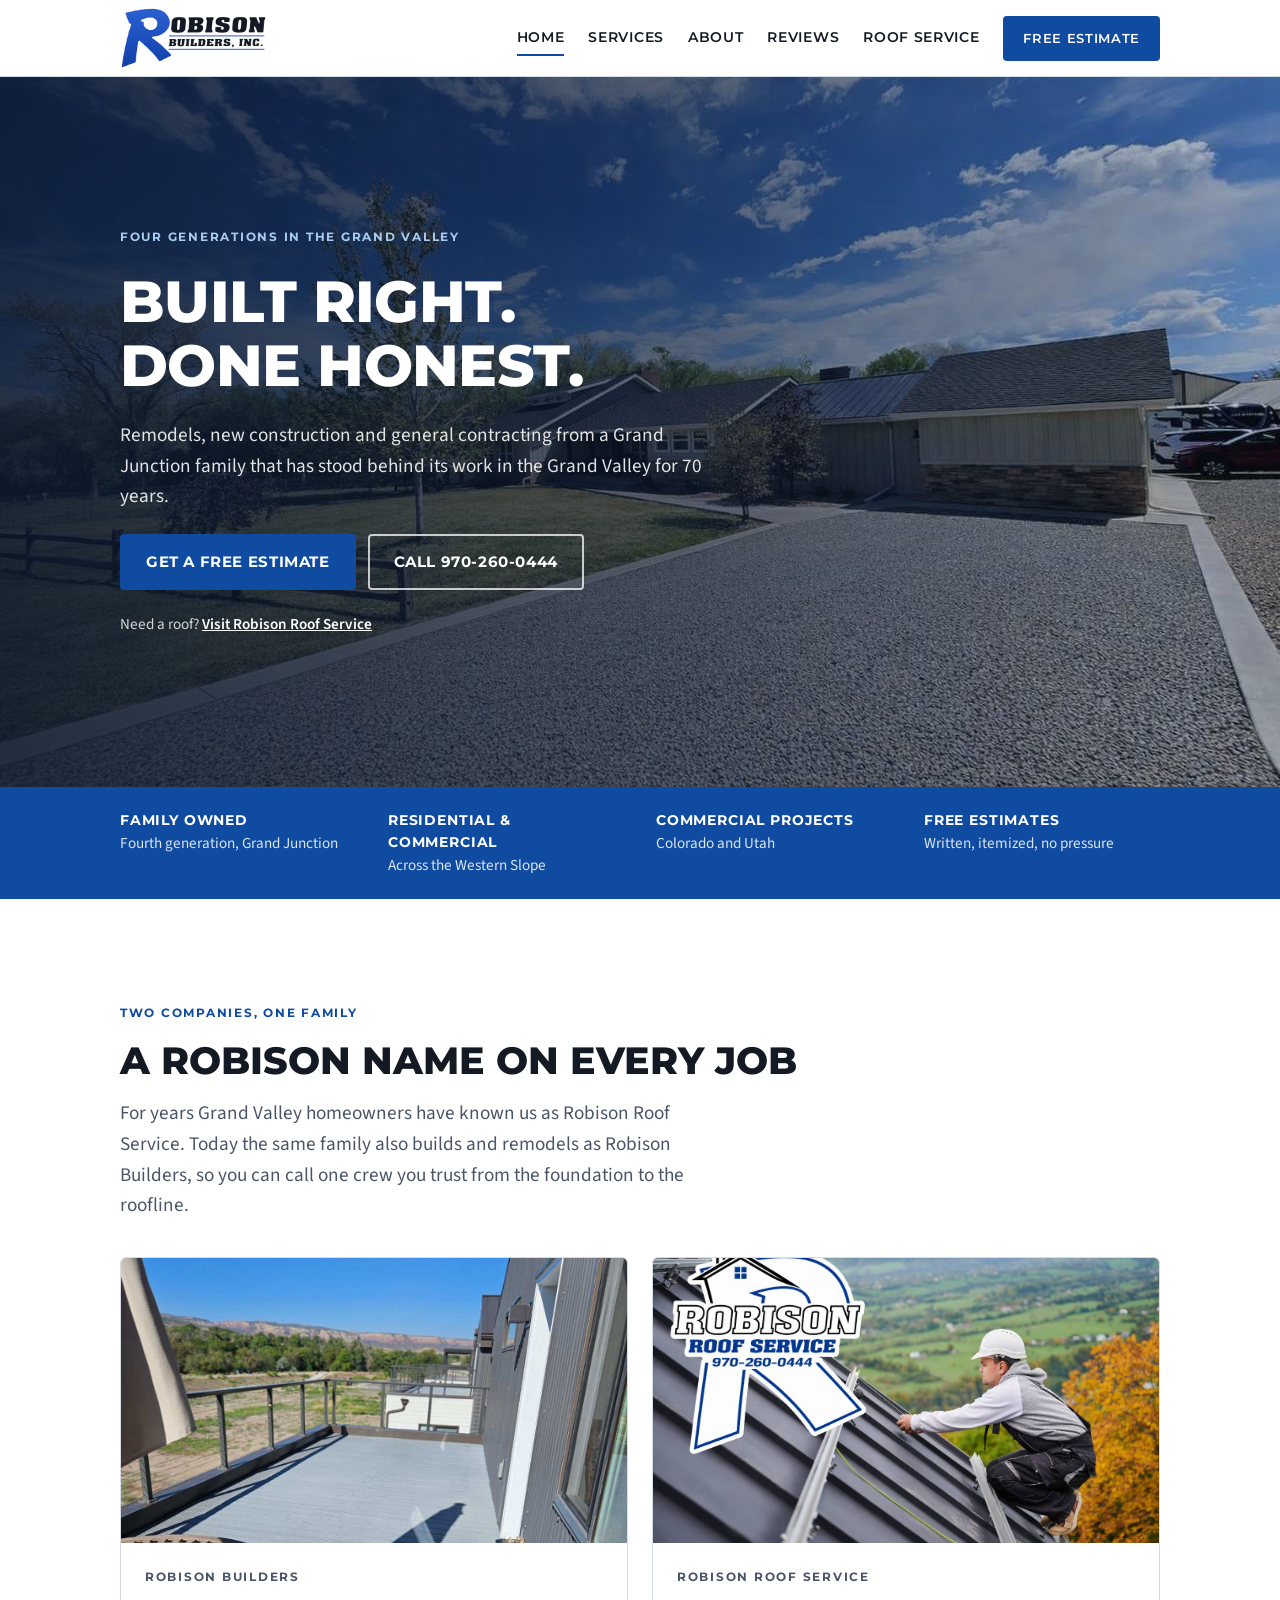
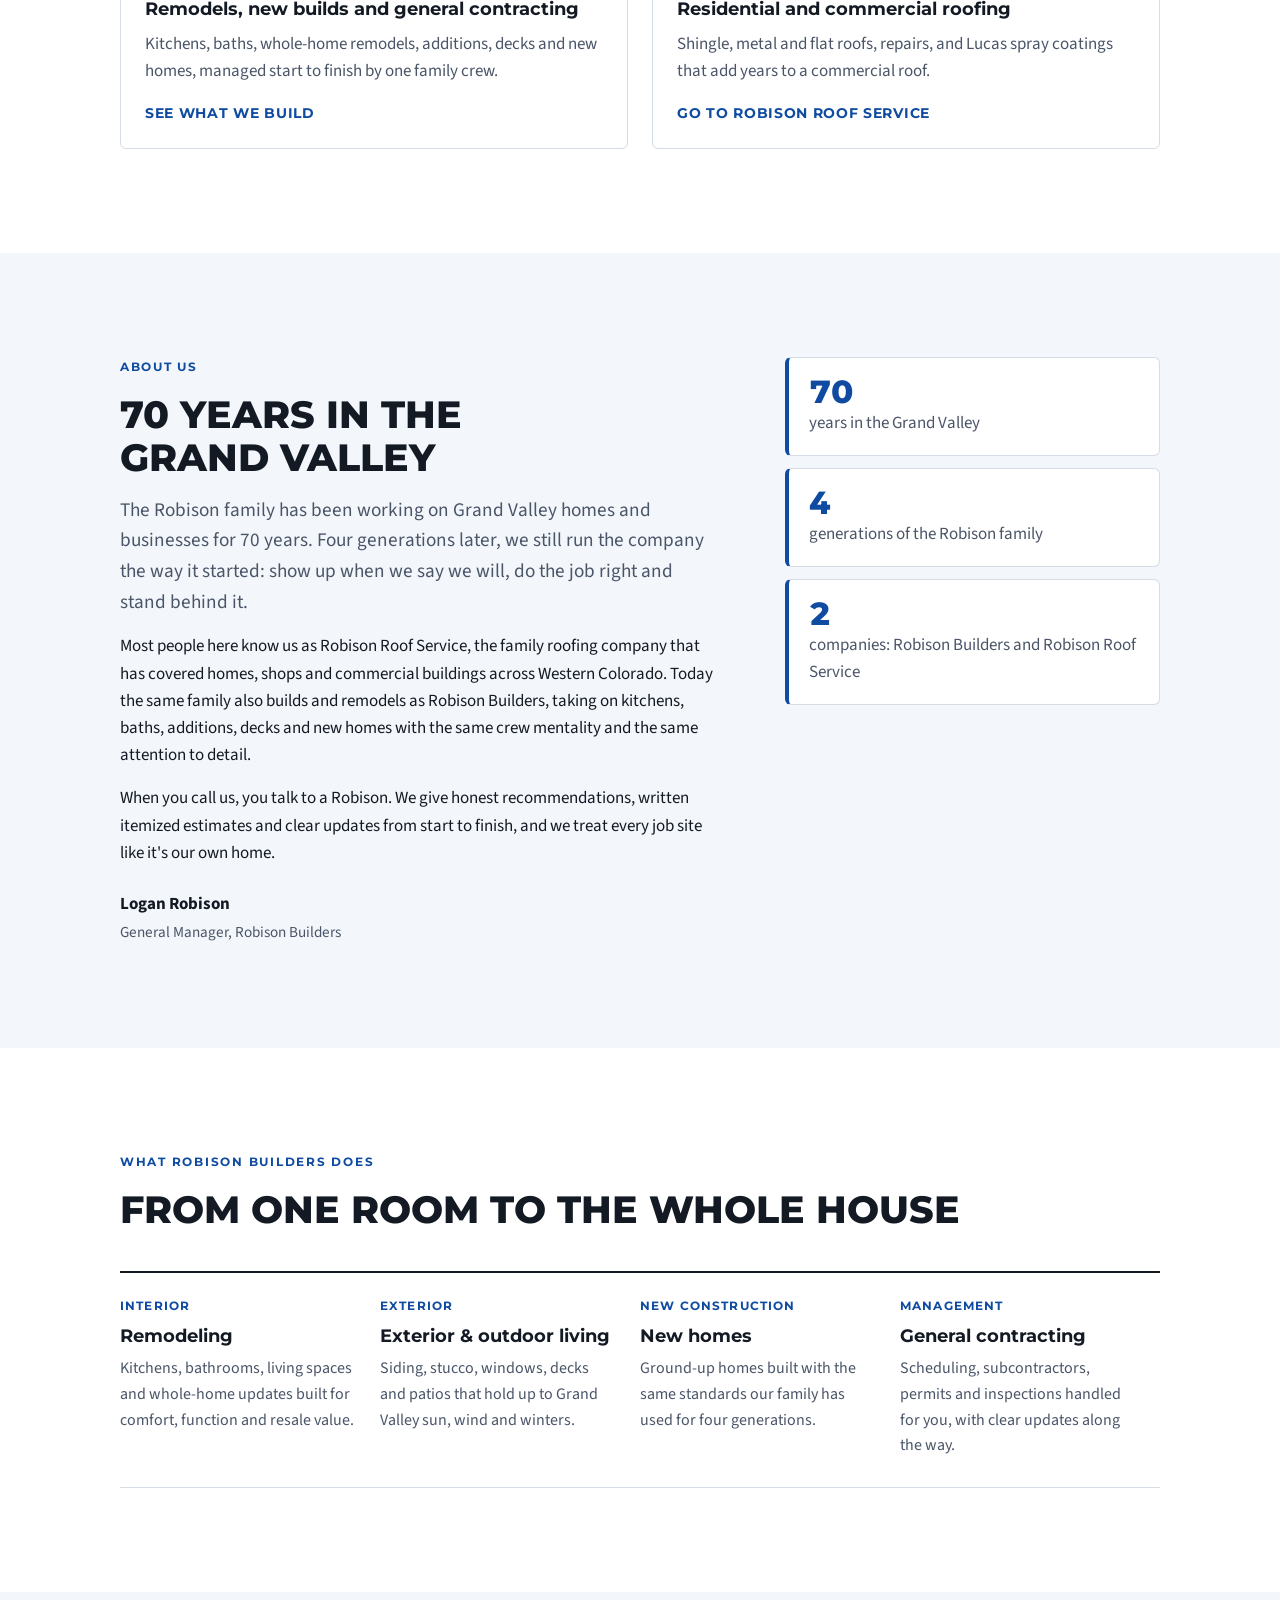
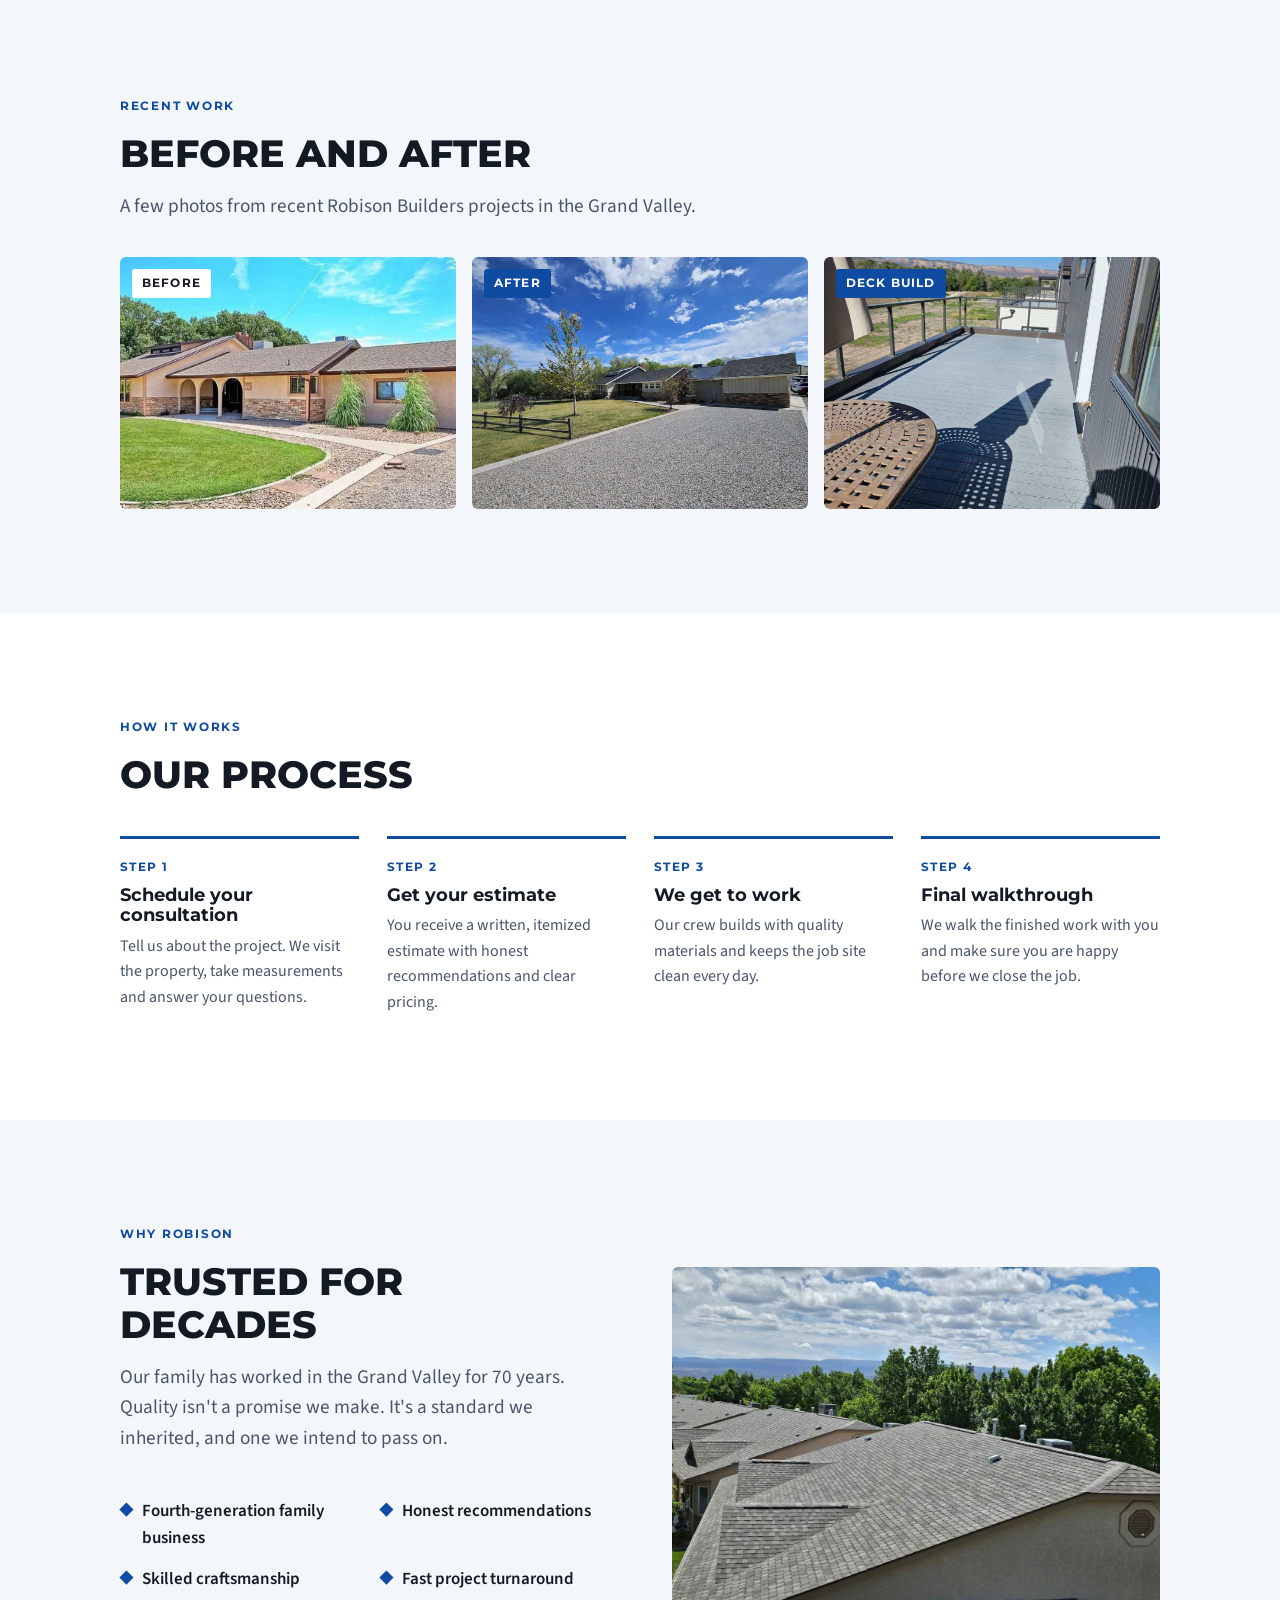
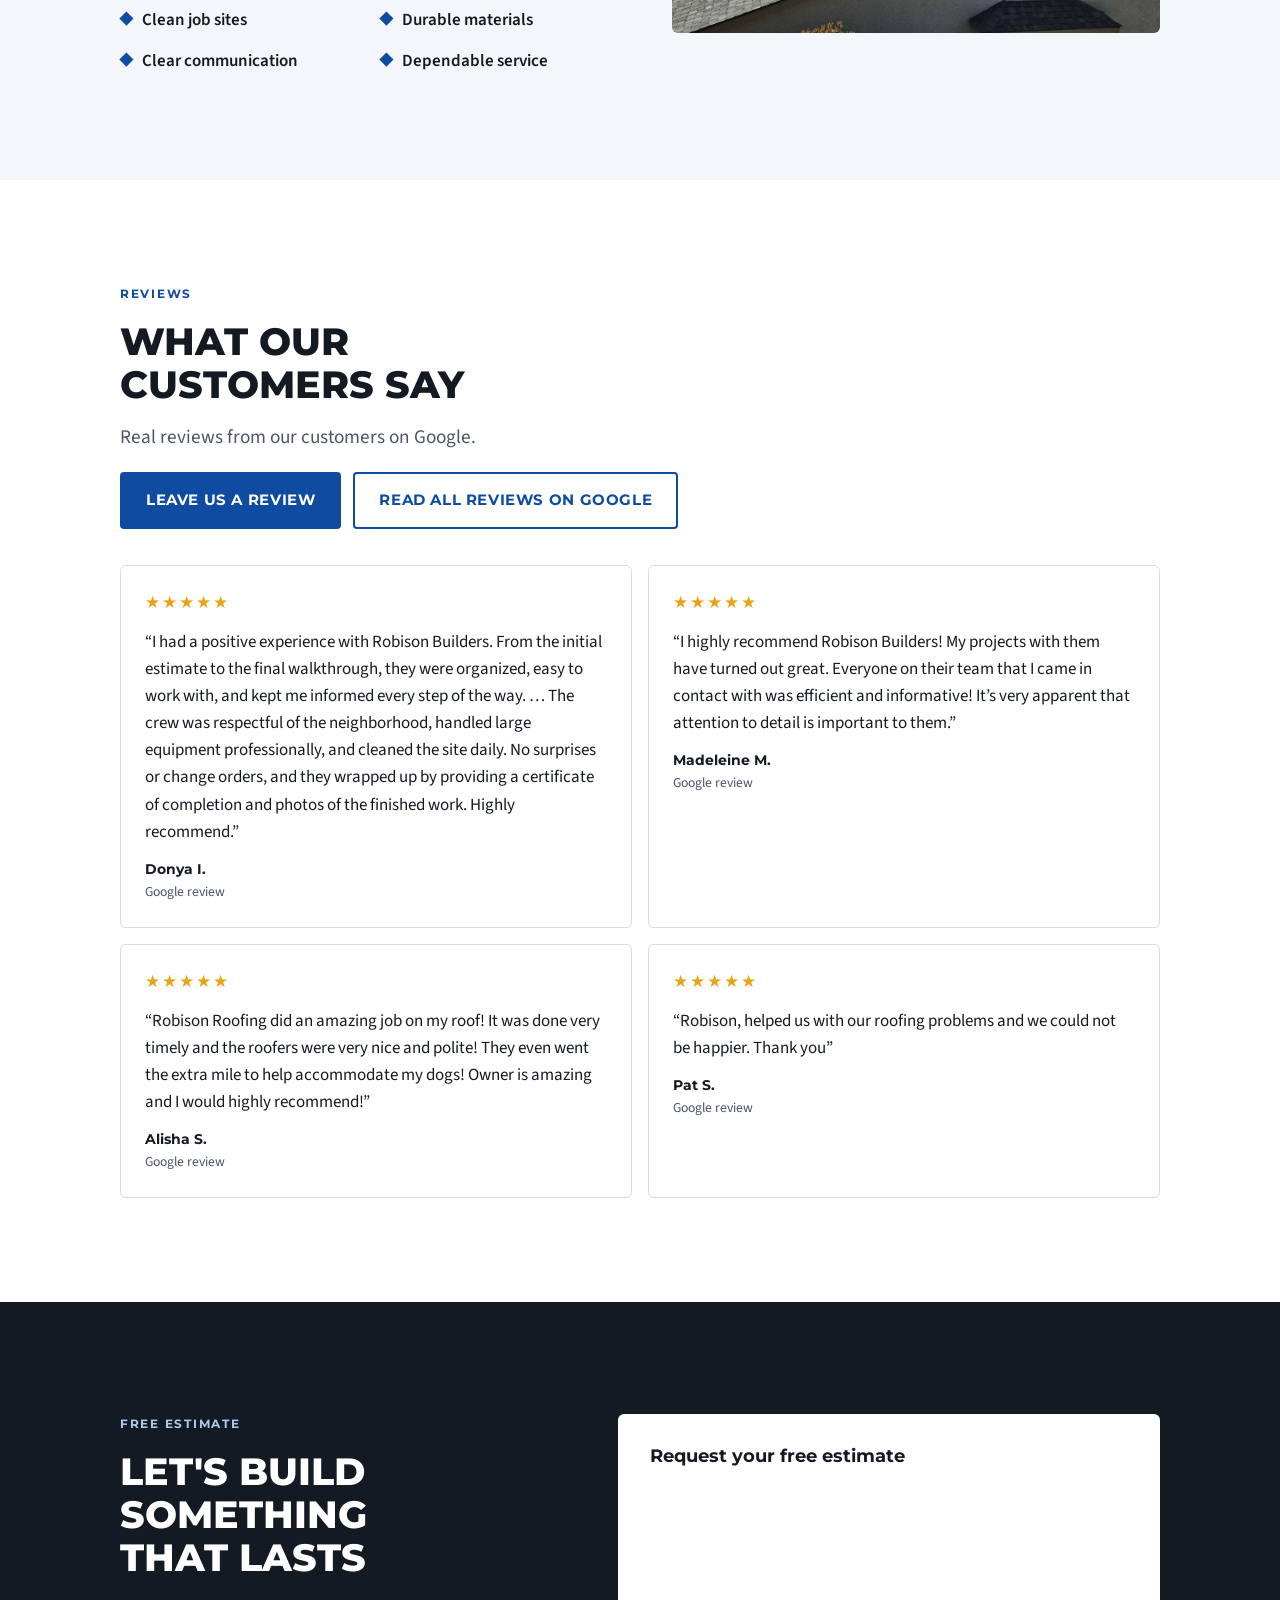
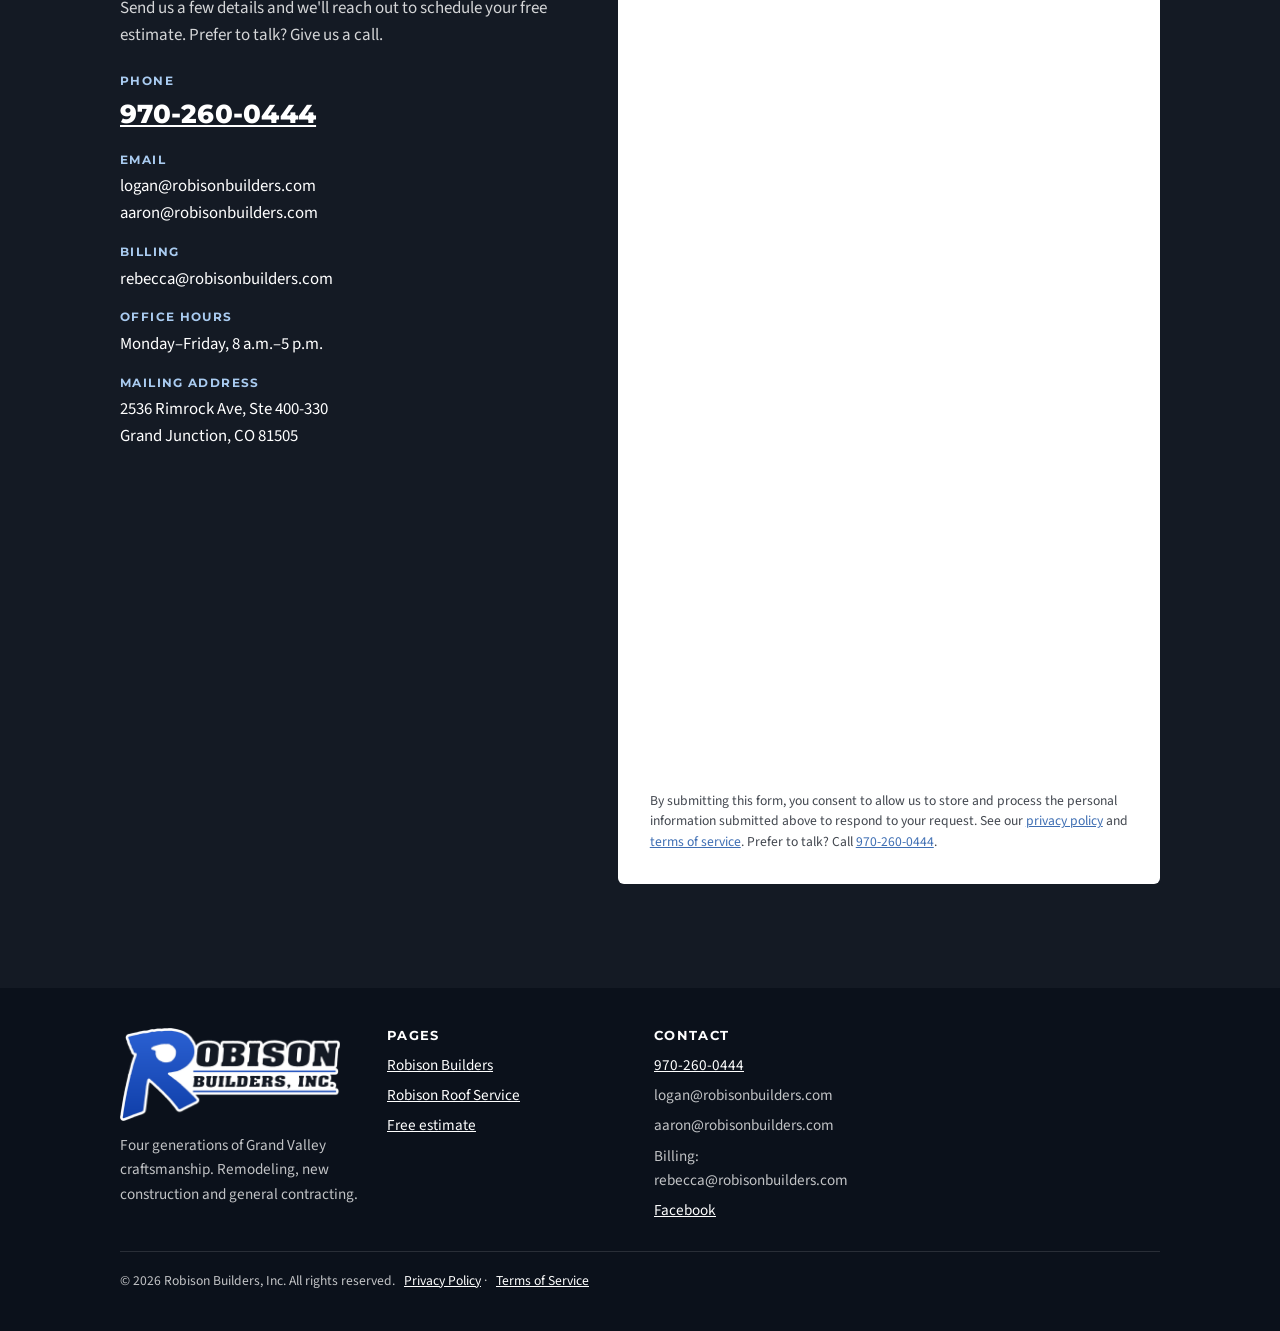
<file: index.html>
<!doctype html>
<html lang="en">
<head>
<meta charset="utf-8">
<meta name="viewport" content="width=device-width, initial-scale=1, viewport-fit=cover">
<title>Robison Builders | Remodeling, New Homes &amp; General Contractor in Grand Junction, CO</title>
<meta name="description" content="Robison Builders: family-owned remodeling, new home construction, decks and general contracting in Grand Junction and Western Colorado. 70 years in the Grand Valley. Free estimates: 970-260-0444.">
<link rel="canonical" href="https://robisonbuilders.com/">
<meta property="og:type" content="website">
<meta property="og:site_name" content="Robison Builders">
<meta property="og:title" content="Robison Builders | Remodeling, New Homes &amp; General Contractor in Grand Junction, CO">
<meta property="og:description" content="Robison Builders: family-owned remodeling, new home construction, decks and general contracting in Grand Junction and Western Colorado. 70 years in the Grand Valley. Free estimates: 970-260-0444.">
<meta property="og:url" content="https://robisonbuilders.com/">
<meta property="og:image" content="https://robisonbuilders.com/images/social-share.jpg">
<meta name="twitter:card" content="summary_large_image">
<link rel="icon" href="favicon.ico" sizes="any">
<link rel="icon" type="image/png" sizes="32x32" href="favicon-32.png">
<link rel="apple-touch-icon" href="apple-touch-icon.png">
<meta name="theme-color" content="#0F4BA1">
<script type="application/ld+json">
{
 "@context": "https://schema.org",
 "@type": "GeneralContractor",
 "@id": "https://robisonbuilders.com/#business",
 "name": "Robison Builders, Inc.",
 "url": "https://robisonbuilders.com/",
 "logo": "https://robisonbuilders.com/images/logo-robison-builders.png",
 "image": "https://robisonbuilders.com/images/social-share.jpg",
 "description": "Family-owned general contractor in Grand Junction, Colorado offering remodeling, new home construction, decks and general contracting, with 70 years in the Grand Valley.",
 "telephone": "+1-970-260-0444",
 "email": "logan@robisonbuilders.com",
 "address": {
  "@type": "PostalAddress",
  "streetAddress": "2536 Rimrock Ave Ste 400-330",
  "addressLocality": "Grand Junction",
  "addressRegion": "CO",
  "postalCode": "81505",
  "addressCountry": "US"
 },
 "openingHoursSpecification": [
  {
   "@type": "OpeningHoursSpecification",
   "dayOfWeek": [
    "Monday",
    "Tuesday",
    "Wednesday",
    "Thursday",
    "Friday"
   ],
   "opens": "08:00",
   "closes": "17:00"
  }
 ],
 "areaServed": [
  {
   "@type": "City",
   "name": "Grand Junction, CO"
  },
  {
   "@type": "City",
   "name": "Fruita, CO"
  },
  {
   "@type": "City",
   "name": "Palisade, CO"
  },
  {
   "@type": "City",
   "name": "Clifton, CO"
  },
  {
   "@type": "AdministrativeArea",
   "name": "Western Colorado"
  }
 ],
 "sameAs": [
  "https://www.facebook.com/profile.php?id=61578478921200",
  "https://www.google.com/maps?cid=5947002947584503422"
 ],
 "subOrganization": {
  "@id": "https://robisonbuilders.com/roof-service.html#business"
 }
}
</script>
<link rel="preconnect" href="https://fonts.googleapis.com">
<link rel="preconnect" href="https://fonts.gstatic.com" crossorigin>
<link rel="stylesheet" href="https://fonts.googleapis.com/css2?family=Montserrat:wght@600;700;800&family=Source+Sans+3:wght@400;600&display=swap">
<link rel="stylesheet" href="assets/style.css">
</head>
<body>




<header class="site-header">
  <div class="wrap">
    <a class="brand" href="./">
      <img class="wordmark" src="images/logo-robison-builders.png" alt="Robison Builders, Inc." width="900" height="380">
    </a>
    <button class="nav-toggle" type="button" aria-controls="site-nav" aria-expanded="false" aria-label="Open menu">
      <svg viewBox="0 0 24 24" fill="none" stroke="currentColor" stroke-width="2"><path d="M3 6h18M3 12h18M3 18h18"/></svg>
    </button>
    <nav class="nav" id="site-nav" aria-label="Main">
      <a href="./" aria-current="page">Home</a>
      <a href="#services">Services</a>
      <a href="#about">About</a>
      <a href="#reviews">Reviews</a>
      <a href="roof-service.html">Roof Service</a>
      <a class="btn" href="#contact">Free Estimate</a>
    </nav>
  </div>
</header>

<main>
  <section class="hero">
    <img class="bg" src="images/remodel-after-exterior.jpg" alt="" fetchpriority="high">
    <div class="wrap">
      <p class="eyebrow">Four generations in the Grand Valley</p>
      <h1>Built right. Done honest.</h1>
      <p class="lede">Remodels, new construction and general contracting from a Grand Junction family that has stood behind its work in the Grand Valley for 70 years.</p>
      <div class="btn-row">
        <a class="btn" href="#contact">Get a free estimate</a>
        <a class="btn ghost" href="tel:+19702600444">Call 970-260-0444</a>
      </div>
      <p class="hero-note">Need a roof? <a href="roof-service.html">Visit Robison Roof Service</a></p>
    </div>
  </section>

  <div class="facts">
    <div class="wrap">
      <ul>
        <li>Family owned<span>Fourth generation, Grand Junction</span></li>
        <li>Residential &amp; commercial<span>Across the Western Slope</span></li>
        <li>Commercial projects<span>Colorado and Utah</span></li>
        <li>Free estimates<span>Written, itemized, no pressure</span></li>
      </ul>
    </div>
  </div>

  <section id="about">
    <div class="wrap">
      <div class="stack">
        <p class="eyebrow">Two companies, one family</p>
        <h2>A Robison name on every job</h2>
        <p class="lede">For years Grand Valley homeowners have known us as Robison Roof Service. Today the same family also builds and remodels as Robison Builders, so you can call one crew you trust from the foundation to the roofline.</p>
      </div>
      <div class="companies">
        <article class="company">
          <img src="images/deck-build.jpg" alt="New composite deck with black railing built by Robison Builders" style="object-position: center 22%">
          <div class="body">
            <p class="eyebrow">Robison Builders</p>
            <h3>Remodels, new builds and general contracting</h3>
            <p>Kitchens, baths, whole-home remodels, additions, decks and new homes, managed start to finish by one family crew.</p>
            <a class="more" href="#services">See what we build</a>
          </div>
        </article>
        <article class="company">
          <img src="images/robison-roof-service-crew.jpg" alt="Robison Roof Service crew member installing a metal roof">
          <div class="body">
            <p class="eyebrow">Robison Roof Service</p>
            <h3>Residential and commercial roofing</h3>
            <p>Shingle, metal and flat roofs, repairs, and Lucas spray coatings that add years to a commercial roof.</p>
            <a class="more" href="roof-service.html">Go to Robison Roof Service</a>
          </div>
        </article>
      </div>
    </div>
  </section>

  <section id="our-story" class="band-mist">
    <div class="wrap story">
      <div class="stack">
        <p class="eyebrow">About us</p>
        <h2>70 years in the Grand Valley</h2>
        <p class="lede">The Robison family has been working on Grand Valley homes and businesses for 70 years. Four generations later, we still run the company the way it started: show up when we say we will, do the job right and stand behind it.</p>
        <p>Most people here know us as Robison Roof Service, the family roofing company that has covered homes, shops and commercial buildings across Western Colorado. Today the same family also builds and remodels as Robison Builders, taking on kitchens, baths, additions, decks and new homes with the same crew mentality and the same attention to detail.</p>
        <p>When you call us, you talk to a Robison. We give honest recommendations, written itemized estimates and clear updates from start to finish, and we treat every job site like it's our own home.</p>
        <p class="signoff"><strong>Logan Robison</strong><span>General Manager, Robison Builders</span></p>
      </div>
      <ul class="story-facts">
        <li><strong>70</strong><span>years in the Grand Valley</span></li>
        <li><strong>4</strong><span>generations of the Robison family</span></li>
        <li><strong>2</strong><span>companies: Robison Builders and Robison Roof Service</span></li>
      </ul>
    </div>
  </section>

  <section id="services">
    <div class="wrap">
      <div class="stack">
        <p class="eyebrow">What Robison Builders does</p>
        <h2>From one room to the whole house</h2>
      </div>
      <div class="services">
        <div class="service">
          <span class="tag">Interior</span>
          <h3>Remodeling</h3>
          <p>Kitchens, bathrooms, living spaces and whole-home updates built for comfort, function and resale value.</p>
        </div>
        <div class="service">
          <span class="tag">Exterior</span>
          <h3>Exterior &amp; outdoor living</h3>
          <p>Siding, stucco, windows, decks and patios that hold up to Grand Valley sun, wind and winters.</p>
        </div>
        <div class="service">
          <span class="tag">New construction</span>
          <h3>New homes</h3>
          <p>Ground-up homes built with the same standards our family has used for four generations.</p>
        </div>
        <div class="service">
          <span class="tag">Management</span>
          <h3>General contracting</h3>
          <p>Scheduling, subcontractors, permits and inspections handled for you, with clear updates along the way.</p>
        </div>
      </div>
    </div>
  </section>

  <section class="band-mist">
    <div class="wrap">
      <div class="stack">
        <p class="eyebrow">Recent work</p>
        <h2>Before and after</h2>
        <p class="lede">A few photos from recent Robison Builders projects in the Grand Valley.</p>
      </div>
      <div class="ba">
        <figure>
          <img src="images/remodel-before-exterior.jpg" alt="Single-story home with arched entry before remodel">
          <figcaption>Before</figcaption>
        </figure>
        <figure>
          <img src="images/remodel-after-exterior.jpg" alt="Remodeled ranch home with new exterior and gravel drive">
          <figcaption class="after">After</figcaption>
        </figure>
        <figure>
          <img src="images/deck-build.jpg" alt="Composite deck with black railing overlooking the Grand Valley">
          <figcaption class="after">Deck build</figcaption>
        </figure>
      </div>
    </div>
  </section>

  <section>
    <div class="wrap">
      <div class="stack">
        <p class="eyebrow">How it works</p>
        <h2>Our process</h2>
      </div>
      <ol class="steps">
        <li><h3>Schedule your consultation</h3><p>Tell us about the project. We visit the property, take measurements and answer your questions.</p></li>
        <li><h3>Get your estimate</h3><p>You receive a written, itemized estimate with honest recommendations and clear pricing.</p></li>
        <li><h3>We get to work</h3><p>Our crew builds with quality materials and keeps the job site clean every day.</p></li>
        <li><h3>Final walkthrough</h3><p>We walk the finished work with you and make sure you are happy before we close the job.</p></li>
      </ol>
    </div>
  </section>

  <section class="band-mist">
    <div class="wrap split">
      <div class="stack">
        <p class="eyebrow">Why Robison</p>
        <h2>Trusted for decades</h2>
        <p class="lede">Our family has worked in the Grand Valley for 70 years. Quality isn't a promise we make. It's a standard we inherited, and one we intend to pass on.</p>
        <ul class="why">
          <li>Fourth-generation family business</li>
          <li>Honest recommendations</li>
          <li>Skilled craftsmanship</li>
          <li>Fast project turnaround</li>
          <li>Clean job sites</li>
          <li>Durable materials</li>
          <li>Clear communication</li>
          <li>Dependable service</li>
        </ul>
      </div>
      <img src="images/shingle-roof-grand-junction.jpg" alt="Finished shingle roof on a Grand Junction home with the Book Cliffs in the distance">
    </div>
  </section>

  <section id="reviews" class="reviews">
    <div class="wrap">
      <div class="reviews-head">
        <div class="stack">
          <p class="eyebrow">Reviews</p>
          <h2>What our customers say</h2>
          <p class="lede">Real reviews from our customers on Google.</p>
        </div>
        <div class="btn-row">
          <a class="btn" href="https://www.google.com/maps?cid=5947002947584503422" target="_blank" rel="noopener">Leave us a review</a>
          <a class="btn outline" href="https://www.google.com/maps?cid=5947002947584503422" target="_blank" rel="noopener">Read all reviews on Google</a>
        </div>
      </div>
      <div class="review-grid">
        <blockquote class="review">
          <p class="stars" aria-label="5 out of 5 stars">★★★★★</p>
          <p>“I had a positive experience with Robison Builders. From the initial estimate to the final walkthrough, they were organized, easy to work with, and kept me informed every step of the way. … The crew was respectful of the neighborhood, handled large equipment professionally, and cleaned the site daily. No surprises or change orders, and they wrapped up by providing a certificate of completion and photos of the finished work. Highly recommend.”</p>
          <footer>Donya I. <span>Google review</span></footer>
        </blockquote>
        <blockquote class="review">
          <p class="stars" aria-label="5 out of 5 stars">★★★★★</p>
          <p>“I highly recommend Robison Builders! My projects with them have turned out great. Everyone on their team that I came in contact with was efficient and informative! It’s very apparent that attention to detail is important to them.”</p>
          <footer>Madeleine M. <span>Google review</span></footer>
        </blockquote>
        <blockquote class="review">
          <p class="stars" aria-label="5 out of 5 stars">★★★★★</p>
          <p>“Robison Roofing did an amazing job on my roof! It was done very timely and the roofers were very nice and polite! They even went the extra mile to help accommodate my dogs! Owner is amazing and I would highly recommend!”</p>
          <footer>Alisha S. <span>Google review</span></footer>
        </blockquote>
        <blockquote class="review">
          <p class="stars" aria-label="5 out of 5 stars">★★★★★</p>
          <p>“Robison, helped us with our roofing problems and we could not be happier. Thank you”</p>
          <footer>Pat S. <span>Google review</span></footer>
        </blockquote>
      </div>
    </div>
  </section>

  <section id="contact" class="contact">
    <div class="wrap contact-grid">
      <div class="contact-info">
        <div class="stack">
          <p class="eyebrow">Free estimate</p>
          <h2>Let's build something that lasts</h2>
          <p>Send us a few details and we'll reach out to schedule your free estimate. Prefer to talk? Give us a call.</p>
        </div>
        <dl>
          <div><dt>Phone</dt><dd class="big"><a href="tel:+19702600444">970-260-0444</a></dd></div>
          <div><dt>Email</dt><dd>logan@robisonbuilders.com<br>aaron@robisonbuilders.com</dd></div>
          <div><dt>Billing</dt><dd>rebecca@robisonbuilders.com</dd></div>
          <div><dt>Office hours</dt><dd>Monday–Friday, 8 a.m.–5 p.m.</dd></div>
          <div><dt>Mailing address</dt><dd>2536 Rimrock Ave, Ste 400-330<br>Grand Junction, CO 81505</dd></div>
        </dl>
      </div>

      <div class="quote lead-form" id="estimate-form">
        <h3>Request your free estimate</h3>
        <iframe class="cf-lead-form" src="https://embed.contractorforeman.com/lead_capture_form.php?params=ggtdJ9p+jTjnlE6hLv+AOgNewj9mjaDI/vwWZg3+U9pgjV/YWruyRbVSQ9/aXzxW/fzkNmV3CUFAWPsYMLDjqA==" title="Request a free estimate" loading="lazy" style="width:100%;min-height:900px;border:0;display:block"></iframe>
        <p class="form-note">By submitting this form, you consent to allow us to store and process the personal information submitted above to respond to your request. See our <a href="privacy-policy/index.html">privacy policy</a> and <a href="terms-of-service/index.html">terms of service</a>. Prefer to talk? Call <a href="tel:+19702600444">970-260-0444</a>.</p>
      </div>
    </div>
  </section>
</main>

<footer class="site-footer">
  <div class="wrap">
    <div>
      <img class="footer-logo" src="images/logo-robison-builders.png" alt="Robison Builders, Inc." width="900" height="380">
      <p>Four generations of Grand Valley craftsmanship. Remodeling, new construction and general contracting.</p>
    </div>
    <div>
      <h3>Pages</h3>
      <ul>
        <li><a href="./">Robison Builders</a></li>
        <li><a href="roof-service.html">Robison Roof Service</a></li>
        <li><a href="#contact">Free estimate</a></li>
      </ul>
    </div>
    <div>
      <h3>Contact</h3>
      <ul>
        <li><a href="tel:+19702600444">970-260-0444</a></li>
        <li>logan@robisonbuilders.com</li>
        <li>aaron@robisonbuilders.com</li>
        <li>Billing: rebecca@robisonbuilders.com</li>
        <li><a href="https://www.facebook.com/profile.php?id=61578478921200" target="_blank" rel="noopener">Facebook</a></li>
      </ul>
    </div>
    <p class="legal">© <span id="year">2026</span> Robison Builders, Inc. All rights reserved. <a href="privacy-policy/index.html">Privacy Policy</a> · <a href="terms-of-service/index.html">Terms of Service</a></p>
  </div>
</footer>

<script src="assets/site.js"></script>


</body>
</html>
</file>
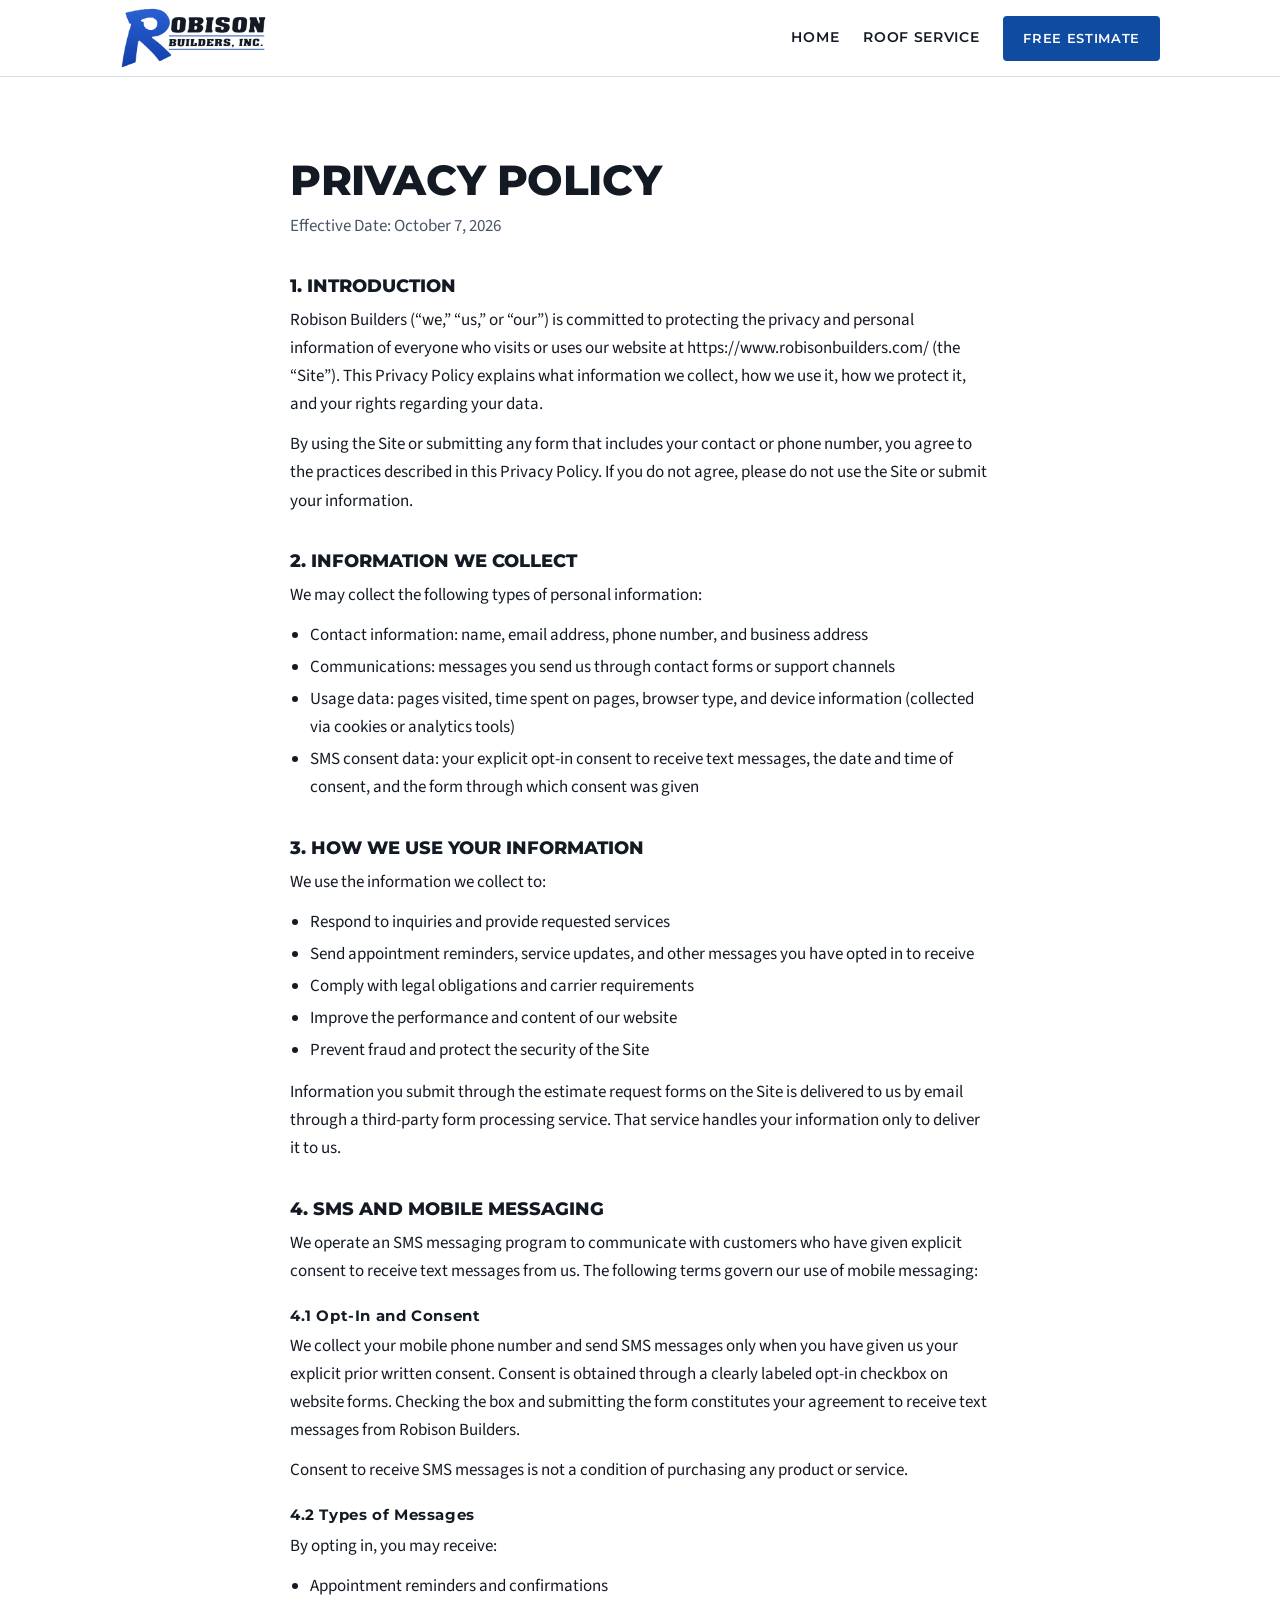
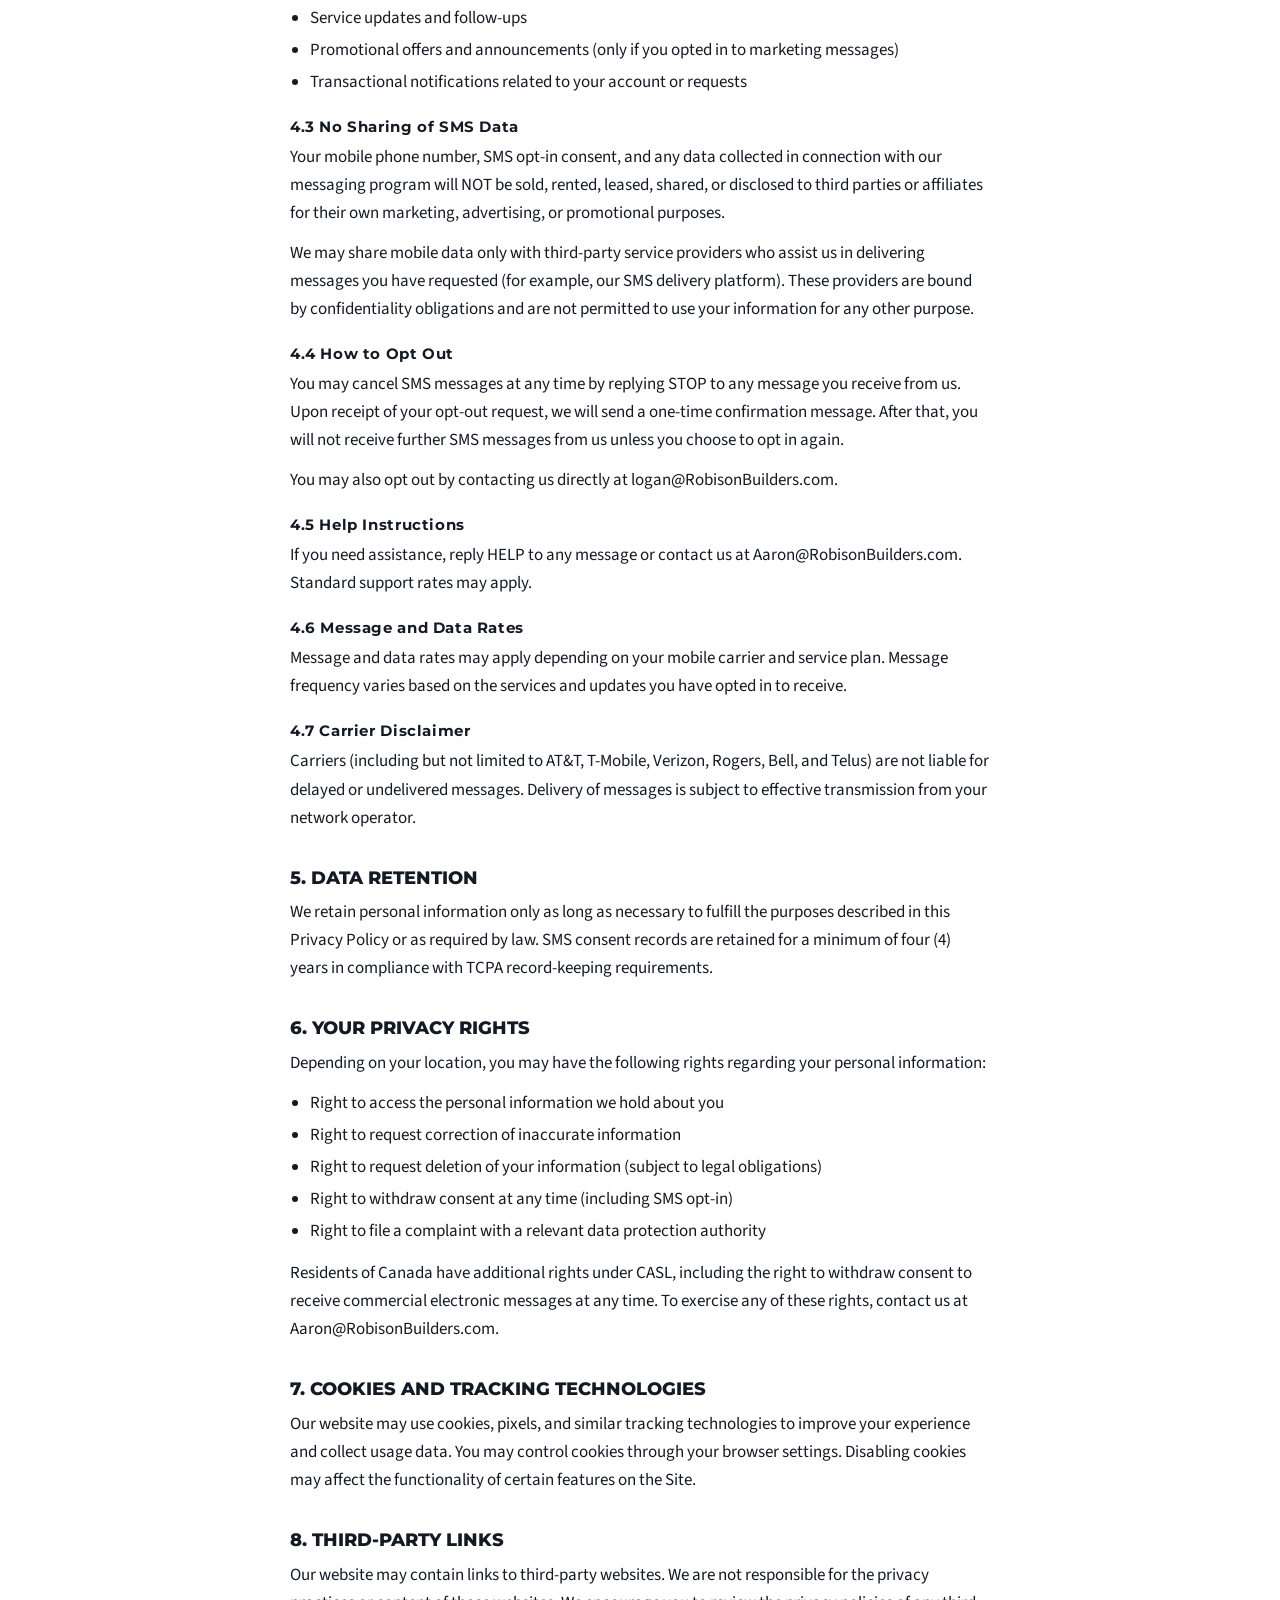
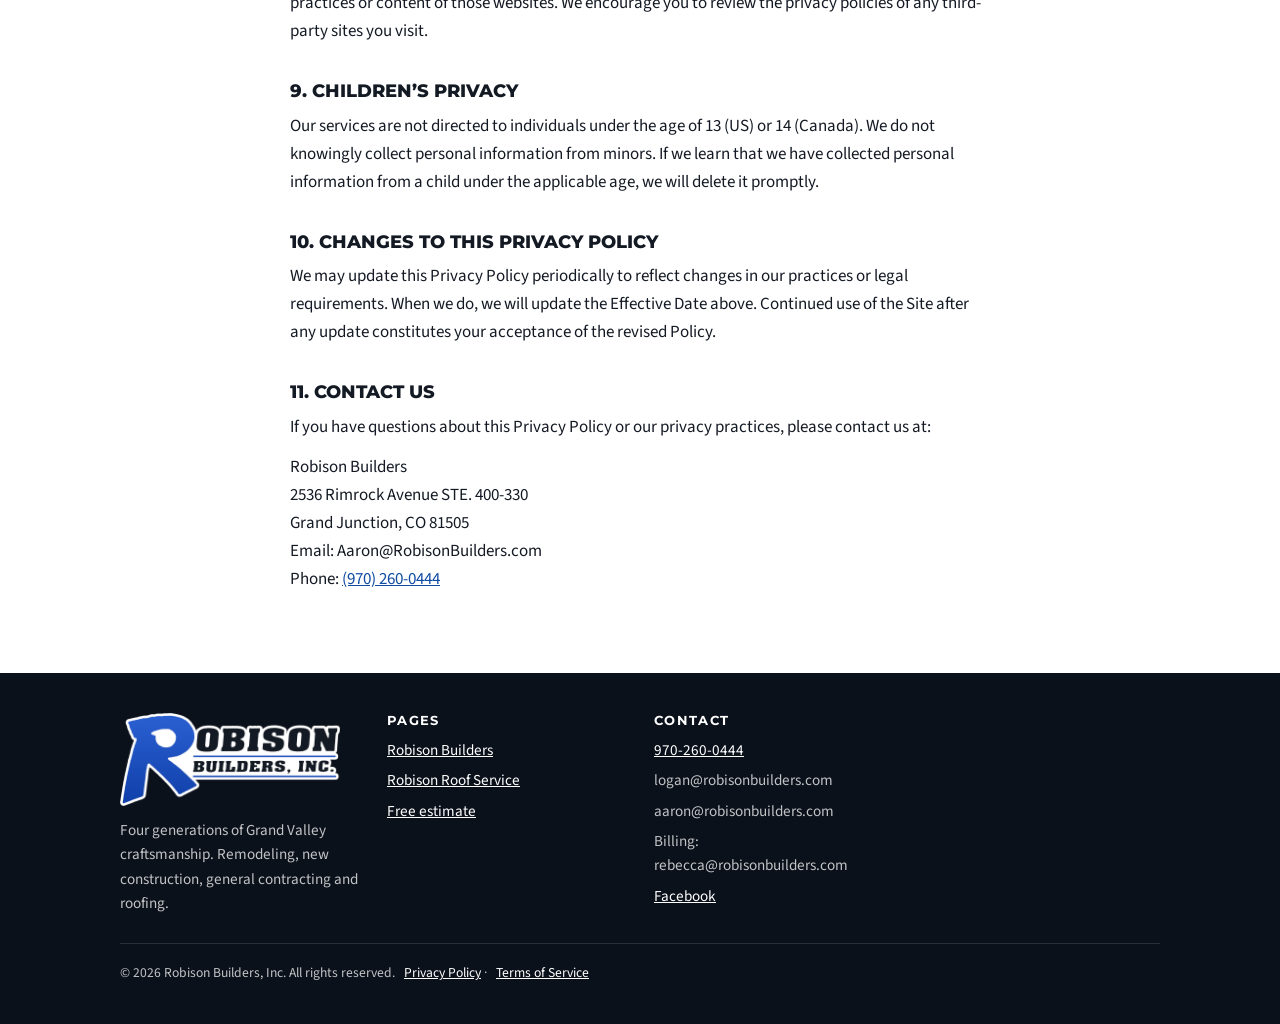
<file: privacy-policy/index.html>
<!doctype html>
<html lang="en">
<head>
<meta charset="utf-8">
<meta name="viewport" content="width=device-width, initial-scale=1, viewport-fit=cover">
<title>Privacy Policy | Robison Builders | Grand Junction, CO</title>
<meta name="description" content="How Robison Builders and Robison Roof Service collect, use and protect your personal information, including our SMS messaging program.">
<link rel="canonical" href="https://robisonbuilders.com/privacy-policy/">
<link rel="icon" type="image/png" sizes="32x32" href="../favicon-32.png">
<link rel="apple-touch-icon" href="../apple-touch-icon.png">
<link rel="preconnect" href="https://fonts.googleapis.com">
<link rel="preconnect" href="https://fonts.gstatic.com" crossorigin>
<link rel="stylesheet" href="https://fonts.googleapis.com/css2?family=Montserrat:wght@600;700;800&family=Source+Sans+3:wght@400;600&display=swap">
<link rel="stylesheet" href="../assets/style.css">
</head>
<body>

<header class="site-header">
  <div class="wrap">
    <a class="brand" href="../">
      <img class="wordmark" src="../images/logo-robison-builders.png" alt="Robison Builders, Inc." width="900" height="380">
    </a>
    <button class="nav-toggle" type="button" aria-controls="site-nav" aria-expanded="false" aria-label="Open menu">
      <svg viewBox="0 0 24 24" fill="none" stroke="currentColor" stroke-width="2"><path d="M3 6h18M3 12h18M3 18h18"/></svg>
    </button>
    <nav class="nav" id="site-nav" aria-label="Main">
      <a href="../">Home</a>
      <a href="../roof-service.html">Roof Service</a>
      <a class="btn" href="../#contact">Free Estimate</a>
    </nav>
  </div>
</header>

<main class="legal-page">
  <div class="wrap">
    <h1>Privacy Policy</h1>
    <p class="effective">Effective Date: October 7, 2026</p>

    <h2>1. Introduction</h2>
    <p>Robison Builders (“we,” “us,” or “our”) is committed to protecting the privacy and personal information of everyone who visits or uses our website at https://www.robisonbuilders.com/ (the “Site”). This Privacy Policy explains what information we collect, how we use it, how we protect it, and your rights regarding your data.</p>
    <p>By using the Site or submitting any form that includes your contact or phone number, you agree to the practices described in this Privacy Policy. If you do not agree, please do not use the Site or submit your information.</p>

    <h2>2. Information We Collect</h2>
    <p>We may collect the following types of personal information:</p>
    <ul>
      <li>Contact information: name, email address, phone number, and business address</li>
      <li>Communications: messages you send us through contact forms or support channels</li>
      <li>Usage data: pages visited, time spent on pages, browser type, and device information (collected via cookies or analytics tools)</li>
      <li>SMS consent data: your explicit opt-in consent to receive text messages, the date and time of consent, and the form through which consent was given</li>
    </ul>

    <h2>3. How We Use Your Information</h2>
    <p>We use the information we collect to:</p>
    <ul>
      <li>Respond to inquiries and provide requested services</li>
      <li>Send appointment reminders, service updates, and other messages you have opted in to receive</li>
      <li>Comply with legal obligations and carrier requirements</li>
      <li>Improve the performance and content of our website</li>
      <li>Prevent fraud and protect the security of the Site</li>
    </ul>
    <p>Information you submit through the estimate request forms on the Site is delivered to us by email through a third-party form processing service. That service handles your information only to deliver it to us.</p>

    <h2>4. SMS and Mobile Messaging</h2>
    <p>We operate an SMS messaging program to communicate with customers who have given explicit consent to receive text messages from us. The following terms govern our use of mobile messaging:</p>
    <h3>4.1 Opt-In and Consent</h3>
    <p>We collect your mobile phone number and send SMS messages only when you have given us your explicit prior written consent. Consent is obtained through a clearly labeled opt-in checkbox on website forms. Checking the box and submitting the form constitutes your agreement to receive text messages from Robison Builders.</p>
    <p>Consent to receive SMS messages is not a condition of purchasing any product or service.</p>
    <h3>4.2 Types of Messages</h3>
    <p>By opting in, you may receive:</p>
    <ul>
      <li>Appointment reminders and confirmations</li>
      <li>Service updates and follow-ups</li>
      <li>Promotional offers and announcements (only if you opted in to marketing messages)</li>
      <li>Transactional notifications related to your account or requests</li>
    </ul>
    <h3>4.3 No Sharing of SMS Data</h3>
    <p>Your mobile phone number, SMS opt-in consent, and any data collected in connection with our messaging program will NOT be sold, rented, leased, shared, or disclosed to third parties or affiliates for their own marketing, advertising, or promotional purposes.</p>
    <p>We may share mobile data only with third-party service providers who assist us in delivering messages you have requested (for example, our SMS delivery platform). These providers are bound by confidentiality obligations and are not permitted to use your information for any other purpose.</p>
    <h3>4.4 How to Opt Out</h3>
    <p>You may cancel SMS messages at any time by replying STOP to any message you receive from us. Upon receipt of your opt-out request, we will send a one-time confirmation message. After that, you will not receive further SMS messages from us unless you choose to opt in again.</p>
    <p>You may also opt out by contacting us directly at logan@RobisonBuilders.com.</p>
    <h3>4.5 Help Instructions</h3>
    <p>If you need assistance, reply HELP to any message or contact us at Aaron@RobisonBuilders.com. Standard support rates may apply.</p>
    <h3>4.6 Message and Data Rates</h3>
    <p>Message and data rates may apply depending on your mobile carrier and service plan. Message frequency varies based on the services and updates you have opted in to receive.</p>
    <h3>4.7 Carrier Disclaimer</h3>
    <p>Carriers (including but not limited to AT&amp;T, T-Mobile, Verizon, Rogers, Bell, and Telus) are not liable for delayed or undelivered messages. Delivery of messages is subject to effective transmission from your network operator.</p>

    <h2>5. Data Retention</h2>
    <p>We retain personal information only as long as necessary to fulfill the purposes described in this Privacy Policy or as required by law. SMS consent records are retained for a minimum of four (4) years in compliance with TCPA record-keeping requirements.</p>

    <h2>6. Your Privacy Rights</h2>
    <p>Depending on your location, you may have the following rights regarding your personal information:</p>
    <ul>
      <li>Right to access the personal information we hold about you</li>
      <li>Right to request correction of inaccurate information</li>
      <li>Right to request deletion of your information (subject to legal obligations)</li>
      <li>Right to withdraw consent at any time (including SMS opt-in)</li>
      <li>Right to file a complaint with a relevant data protection authority</li>
    </ul>
    <p>Residents of Canada have additional rights under CASL, including the right to withdraw consent to receive commercial electronic messages at any time. To exercise any of these rights, contact us at Aaron@RobisonBuilders.com.</p>

    <h2>7. Cookies and Tracking Technologies</h2>
    <p>Our website may use cookies, pixels, and similar tracking technologies to improve your experience and collect usage data. You may control cookies through your browser settings. Disabling cookies may affect the functionality of certain features on the Site.</p>

    <h2>8. Third-Party Links</h2>
    <p>Our website may contain links to third-party websites. We are not responsible for the privacy practices or content of those websites. We encourage you to review the privacy policies of any third-party sites you visit.</p>

    <h2>9. Children’s Privacy</h2>
    <p>Our services are not directed to individuals under the age of 13 (US) or 14 (Canada). We do not knowingly collect personal information from minors. If we learn that we have collected personal information from a child under the applicable age, we will delete it promptly.</p>

    <h2>10. Changes to This Privacy Policy</h2>
    <p>We may update this Privacy Policy periodically to reflect changes in our practices or legal requirements. When we do, we will update the Effective Date above. Continued use of the Site after any update constitutes your acceptance of the revised Policy.</p>

    <h2>11. Contact Us</h2>
    <p>If you have questions about this Privacy Policy or our privacy practices, please contact us at:</p>
    <address>Robison Builders<br>2536 Rimrock Avenue STE. 400-330<br>Grand Junction, CO 81505<br>Email: Aaron@RobisonBuilders.com<br>Phone: <a href="tel:+19702600444">(970) 260-0444</a></address>
  </div>
</main>

<footer class="site-footer">
  <div class="wrap">
    <div>
      <img class="footer-logo" src="../images/logo-robison-builders.png" alt="Robison Builders, Inc." width="900" height="380">
      <p>Four generations of Grand Valley craftsmanship. Remodeling, new construction, general contracting and roofing.</p>
    </div>
    <div>
      <h3>Pages</h3>
      <ul>
        <li><a href="../">Robison Builders</a></li>
        <li><a href="../roof-service.html">Robison Roof Service</a></li>
        <li><a href="../#contact">Free estimate</a></li>
      </ul>
    </div>
    <div>
      <h3>Contact</h3>
      <ul>
        <li><a href="tel:+19702600444">970-260-0444</a></li>
        <li>logan@robisonbuilders.com</li>
        <li>aaron@robisonbuilders.com</li>
        <li>Billing: rebecca@robisonbuilders.com</li>
        <li><a href="https://www.facebook.com/profile.php?id=61578478921200" target="_blank" rel="noopener">Facebook</a></li>
      </ul>
    </div>
    <p class="legal">© <span id="year">2026</span> Robison Builders, Inc. All rights reserved. <a href="../privacy-policy/index.html">Privacy Policy</a> · <a href="../terms-of-service/index.html">Terms of Service</a></p>
  </div>
</footer>

<script src="../assets/site.js"></script>
</body>
</html>
</file>
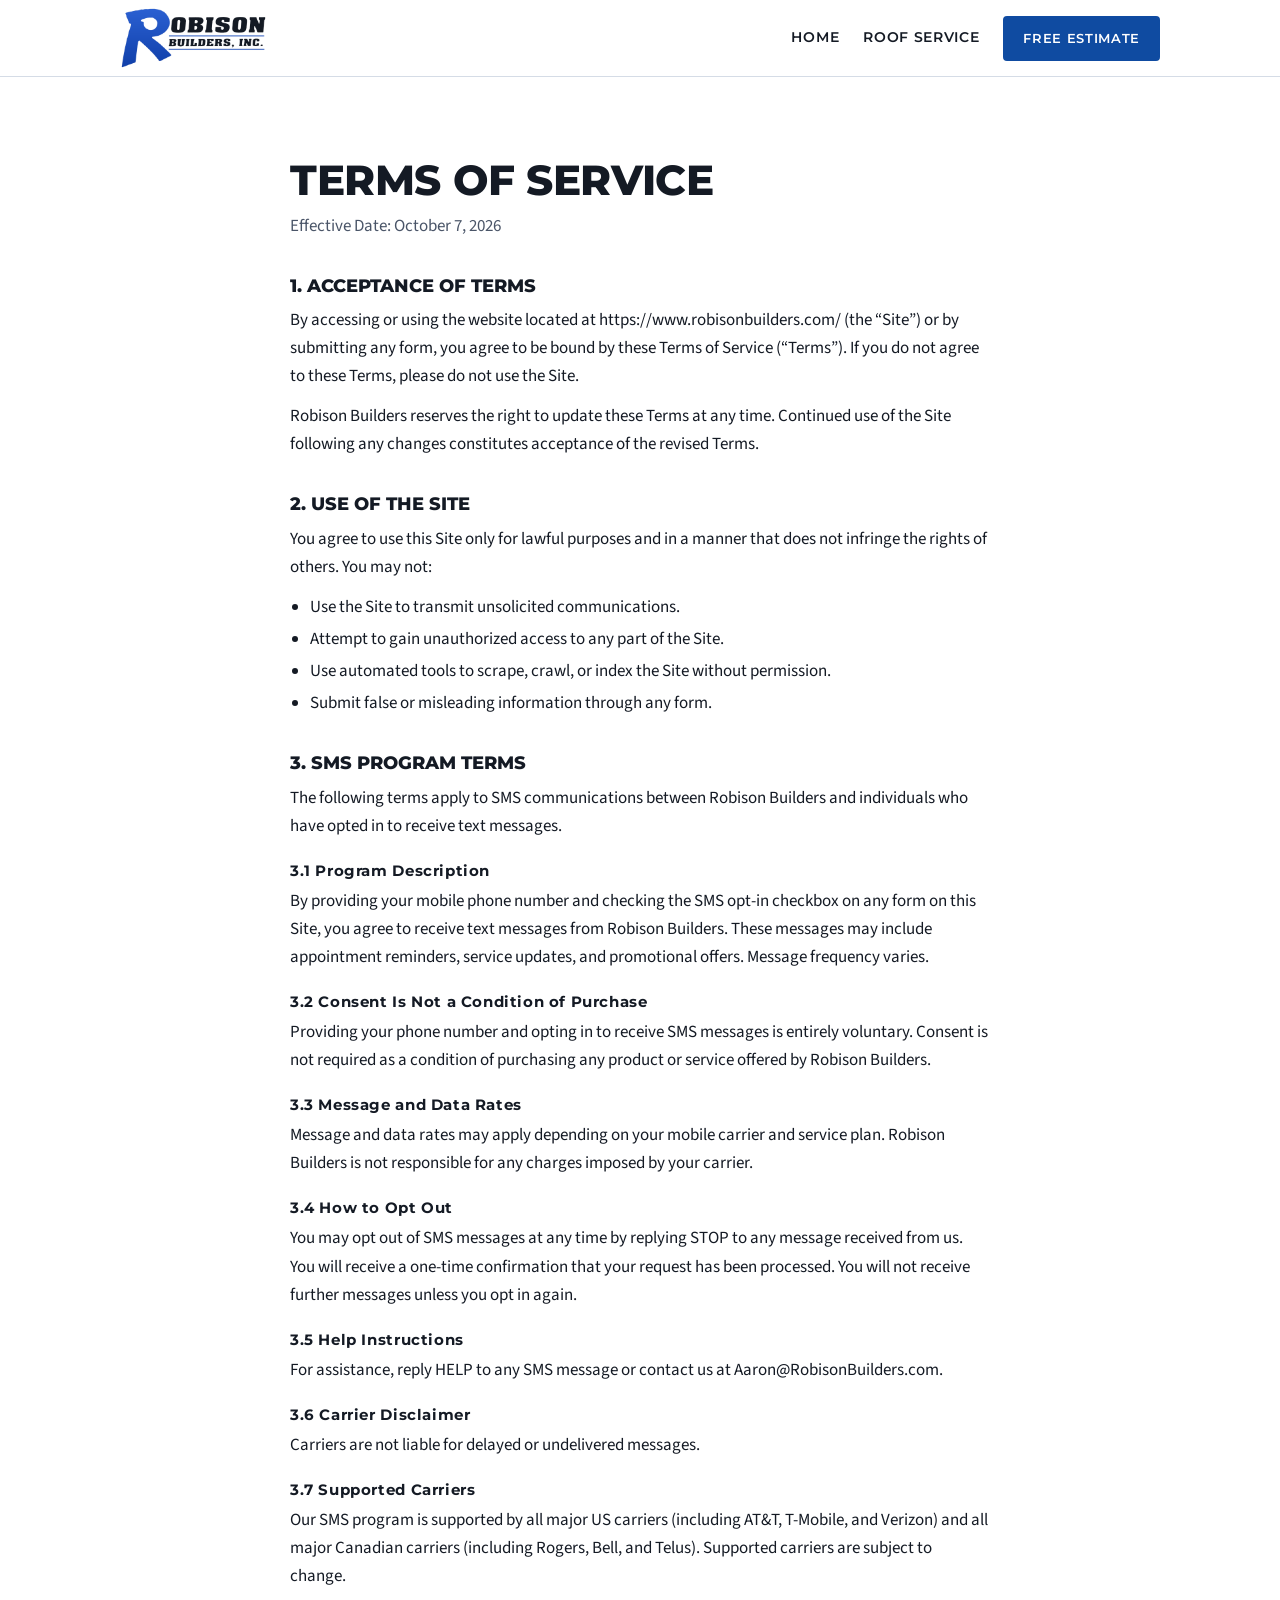
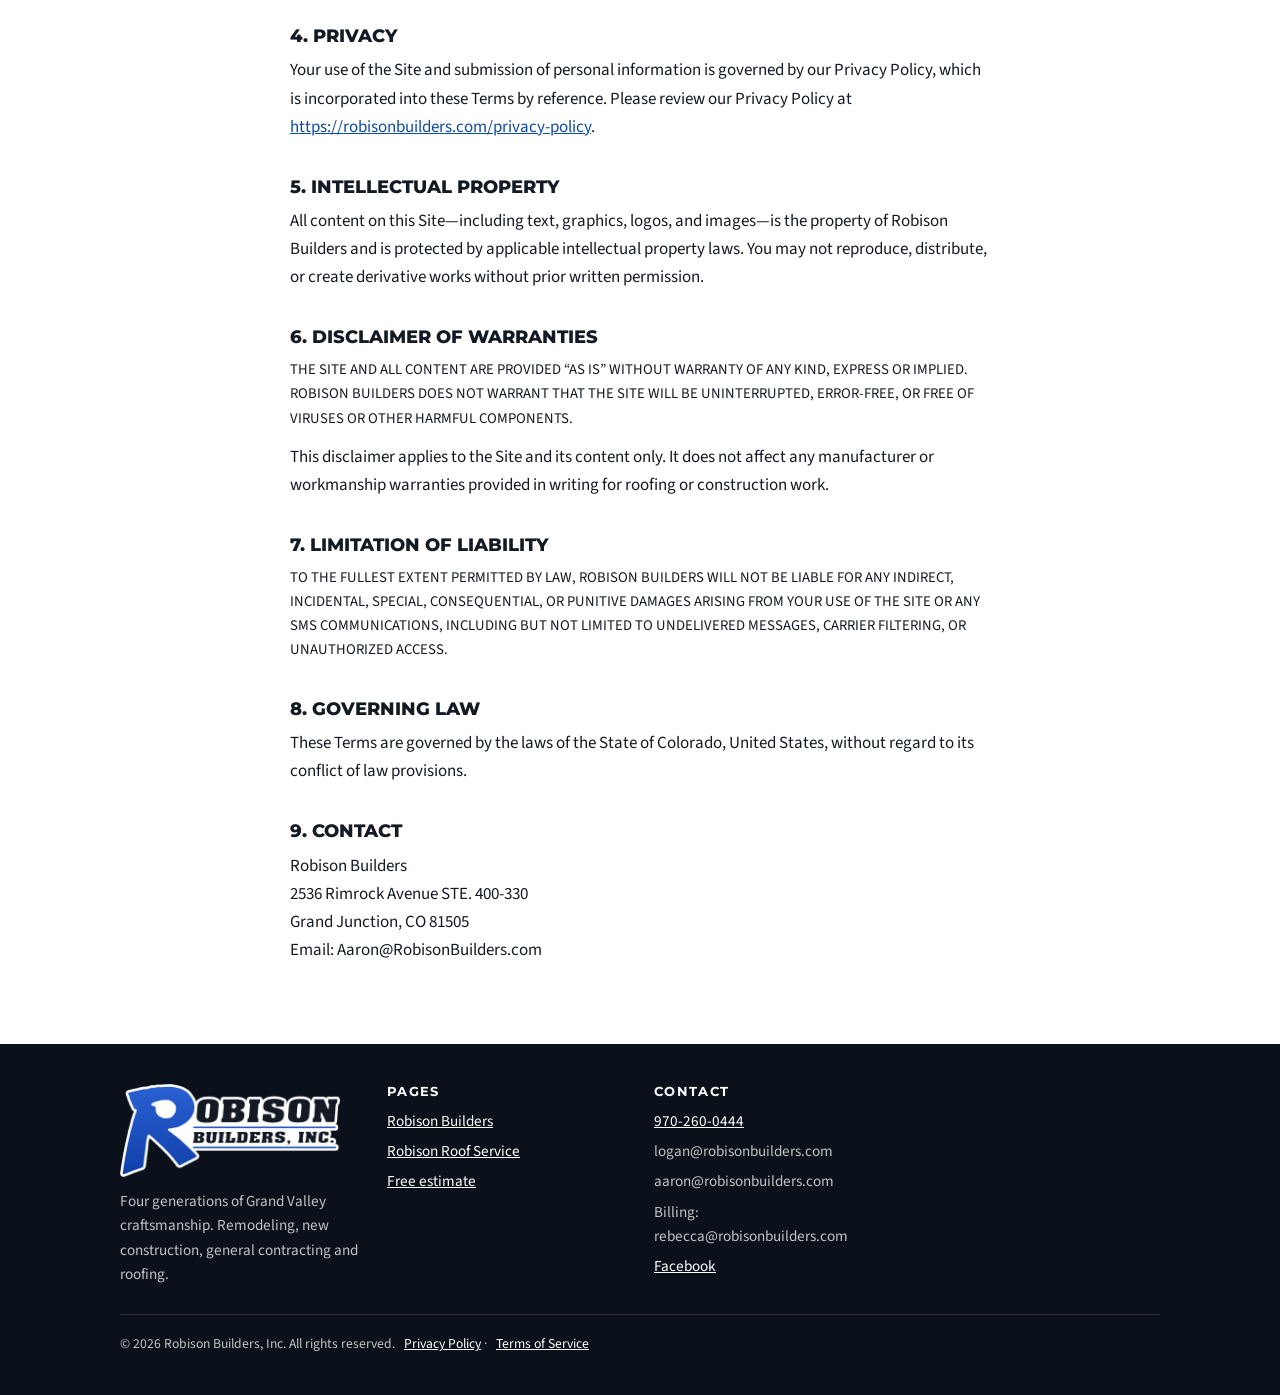
<file: terms-of-service/index.html>
<!doctype html>
<html lang="en">
<head>
<meta charset="utf-8">
<meta name="viewport" content="width=device-width, initial-scale=1, viewport-fit=cover">
<title>Terms of Service | Robison Builders | Grand Junction, CO</title>
<meta name="description" content="Terms of service for the Robison Builders website and SMS messaging program.">
<link rel="canonical" href="https://robisonbuilders.com/terms-of-service/">
<link rel="icon" type="image/png" sizes="32x32" href="../favicon-32.png">
<link rel="apple-touch-icon" href="../apple-touch-icon.png">
<link rel="preconnect" href="https://fonts.googleapis.com">
<link rel="preconnect" href="https://fonts.gstatic.com" crossorigin>
<link rel="stylesheet" href="https://fonts.googleapis.com/css2?family=Montserrat:wght@600;700;800&family=Source+Sans+3:wght@400;600&display=swap">
<link rel="stylesheet" href="../assets/style.css">
</head>
<body>

<header class="site-header">
  <div class="wrap">
    <a class="brand" href="../">
      <img class="wordmark" src="../images/logo-robison-builders.png" alt="Robison Builders, Inc." width="900" height="380">
    </a>
    <button class="nav-toggle" type="button" aria-controls="site-nav" aria-expanded="false" aria-label="Open menu">
      <svg viewBox="0 0 24 24" fill="none" stroke="currentColor" stroke-width="2"><path d="M3 6h18M3 12h18M3 18h18"/></svg>
    </button>
    <nav class="nav" id="site-nav" aria-label="Main">
      <a href="../">Home</a>
      <a href="../roof-service.html">Roof Service</a>
      <a class="btn" href="../#contact">Free Estimate</a>
    </nav>
  </div>
</header>

<main class="legal-page">
  <div class="wrap">
    <h1>Terms of Service</h1>
    <p class="effective">Effective Date: October 7, 2026</p>

    <h2>1. Acceptance of Terms</h2>
    <p>By accessing or using the website located at https://www.robisonbuilders.com/ (the “Site”) or by submitting any form, you agree to be bound by these Terms of Service (“Terms”). If you do not agree to these Terms, please do not use the Site.</p>
    <p>Robison Builders reserves the right to update these Terms at any time. Continued use of the Site following any changes constitutes acceptance of the revised Terms.</p>

    <h2>2. Use of the Site</h2>
    <p>You agree to use this Site only for lawful purposes and in a manner that does not infringe the rights of others. You may not:</p>
    <ul>
      <li>Use the Site to transmit unsolicited communications.</li>
      <li>Attempt to gain unauthorized access to any part of the Site.</li>
      <li>Use automated tools to scrape, crawl, or index the Site without permission.</li>
      <li>Submit false or misleading information through any form.</li>
    </ul>

    <h2>3. SMS Program Terms</h2>
    <p>The following terms apply to SMS communications between Robison Builders and individuals who have opted in to receive text messages.</p>
    <h3>3.1 Program Description</h3>
    <p>By providing your mobile phone number and checking the SMS opt-in checkbox on any form on this Site, you agree to receive text messages from Robison Builders. These messages may include appointment reminders, service updates, and promotional offers. Message frequency varies.</p>
    <h3>3.2 Consent Is Not a Condition of Purchase</h3>
    <p>Providing your phone number and opting in to receive SMS messages is entirely voluntary. Consent is not required as a condition of purchasing any product or service offered by Robison Builders.</p>
    <h3>3.3 Message and Data Rates</h3>
    <p>Message and data rates may apply depending on your mobile carrier and service plan. Robison Builders is not responsible for any charges imposed by your carrier.</p>
    <h3>3.4 How to Opt Out</h3>
    <p>You may opt out of SMS messages at any time by replying STOP to any message received from us. You will receive a one-time confirmation that your request has been processed. You will not receive further messages unless you opt in again.</p>
    <h3>3.5 Help Instructions</h3>
    <p>For assistance, reply HELP to any SMS message or contact us at Aaron@RobisonBuilders.com.</p>
    <h3>3.6 Carrier Disclaimer</h3>
    <p>Carriers are not liable for delayed or undelivered messages.</p>
    <h3>3.7 Supported Carriers</h3>
    <p>Our SMS program is supported by all major US carriers (including AT&amp;T, T-Mobile, and Verizon) and all major Canadian carriers (including Rogers, Bell, and Telus). Supported carriers are subject to change.</p>

    <h2>4. Privacy</h2>
    <p>Your use of the Site and submission of personal information is governed by our Privacy Policy, which is incorporated into these Terms by reference. Please review our Privacy Policy at <a href="../privacy-policy/index.html">https://robisonbuilders.com/privacy-policy</a>.</p>

    <h2>5. Intellectual Property</h2>
    <p>All content on this Site—including text, graphics, logos, and images—is the property of Robison Builders and is protected by applicable intellectual property laws. You may not reproduce, distribute, or create derivative works without prior written permission.</p>

    <h2>6. Disclaimer of Warranties</h2>
    <p class="caps">The Site and all content are provided “as is” without warranty of any kind, express or implied. Robison Builders does not warrant that the Site will be uninterrupted, error-free, or free of viruses or other harmful components.</p>
    <p>This disclaimer applies to the Site and its content only. It does not affect any manufacturer or workmanship warranties provided in writing for roofing or construction work.</p>

    <h2>7. Limitation of Liability</h2>
    <p class="caps">To the fullest extent permitted by law, Robison Builders will not be liable for any indirect, incidental, special, consequential, or punitive damages arising from your use of the Site or any SMS communications, including but not limited to undelivered messages, carrier filtering, or unauthorized access.</p>

    <h2>8. Governing Law</h2>
    <p>These Terms are governed by the laws of the State of Colorado, United States, without regard to its conflict of law provisions.</p>

    <h2>9. Contact</h2>
    <address>Robison Builders<br>2536 Rimrock Avenue STE. 400-330<br>Grand Junction, CO 81505<br>Email: Aaron@RobisonBuilders.com</address>
  </div>
</main>

<footer class="site-footer">
  <div class="wrap">
    <div>
      <img class="footer-logo" src="../images/logo-robison-builders.png" alt="Robison Builders, Inc." width="900" height="380">
      <p>Four generations of Grand Valley craftsmanship. Remodeling, new construction, general contracting and roofing.</p>
    </div>
    <div>
      <h3>Pages</h3>
      <ul>
        <li><a href="../">Robison Builders</a></li>
        <li><a href="../roof-service.html">Robison Roof Service</a></li>
        <li><a href="../#contact">Free estimate</a></li>
      </ul>
    </div>
    <div>
      <h3>Contact</h3>
      <ul>
        <li><a href="tel:+19702600444">970-260-0444</a></li>
        <li>logan@robisonbuilders.com</li>
        <li>aaron@robisonbuilders.com</li>
        <li>Billing: rebecca@robisonbuilders.com</li>
        <li><a href="https://www.facebook.com/profile.php?id=61578478921200" target="_blank" rel="noopener">Facebook</a></li>
      </ul>
    </div>
    <p class="legal">© <span id="year">2026</span> Robison Builders, Inc. All rights reserved. <a href="../privacy-policy/index.html">Privacy Policy</a> · <a href="../terms-of-service/index.html">Terms of Service</a></p>
  </div>
</footer>

<script src="../assets/site.js"></script>
</body>
</html>
</file>
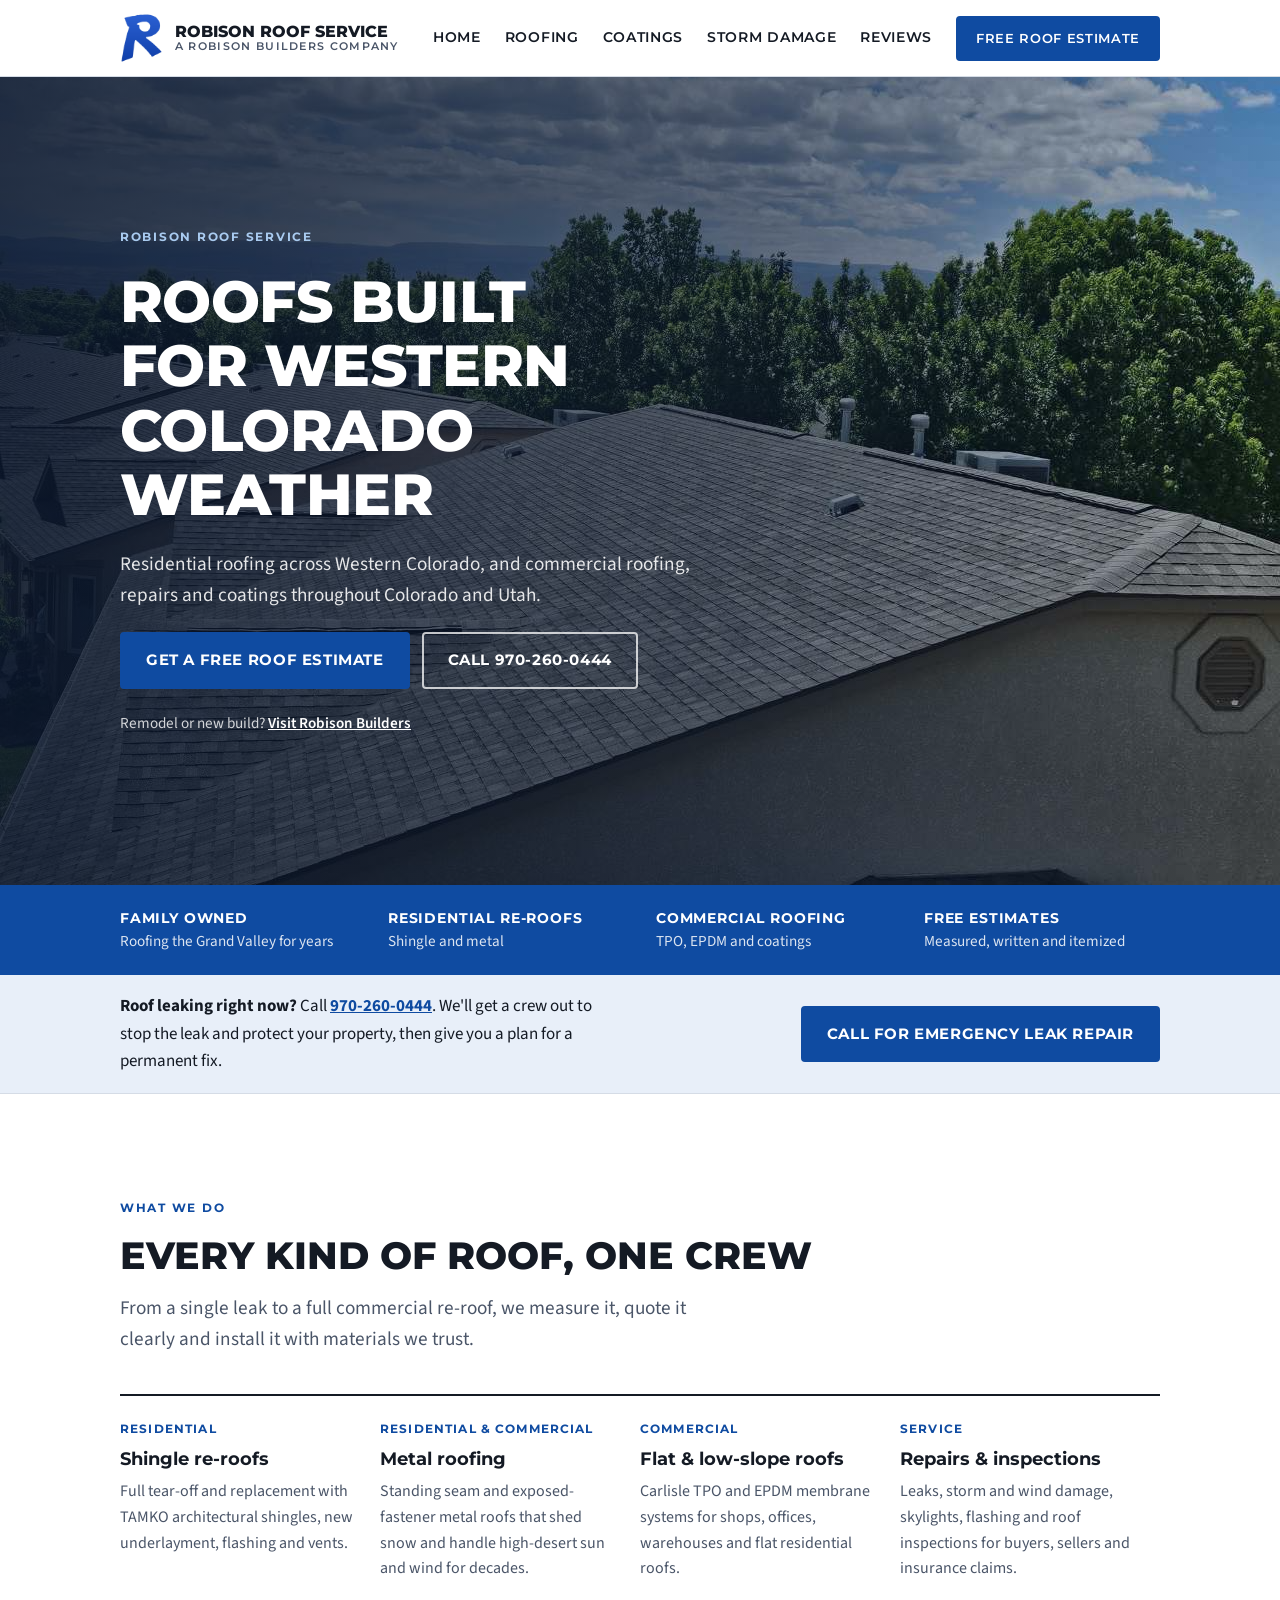
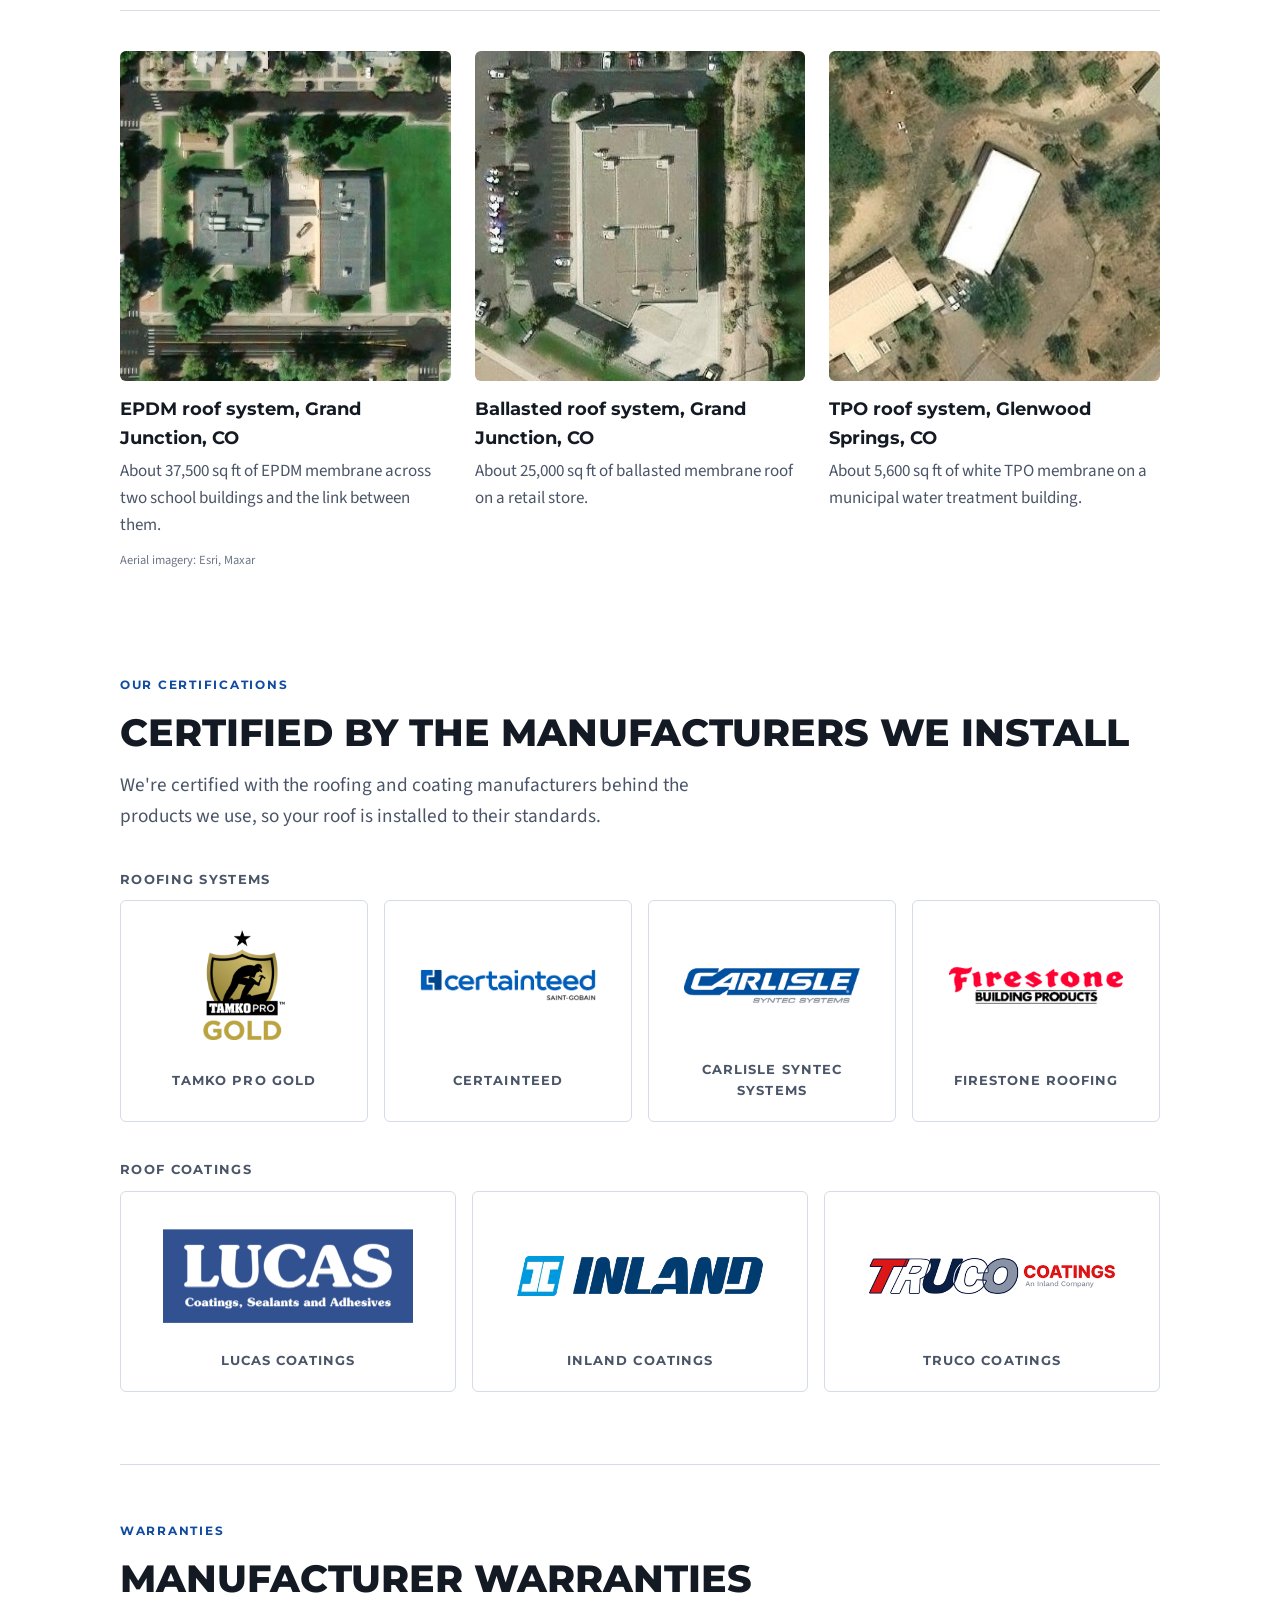
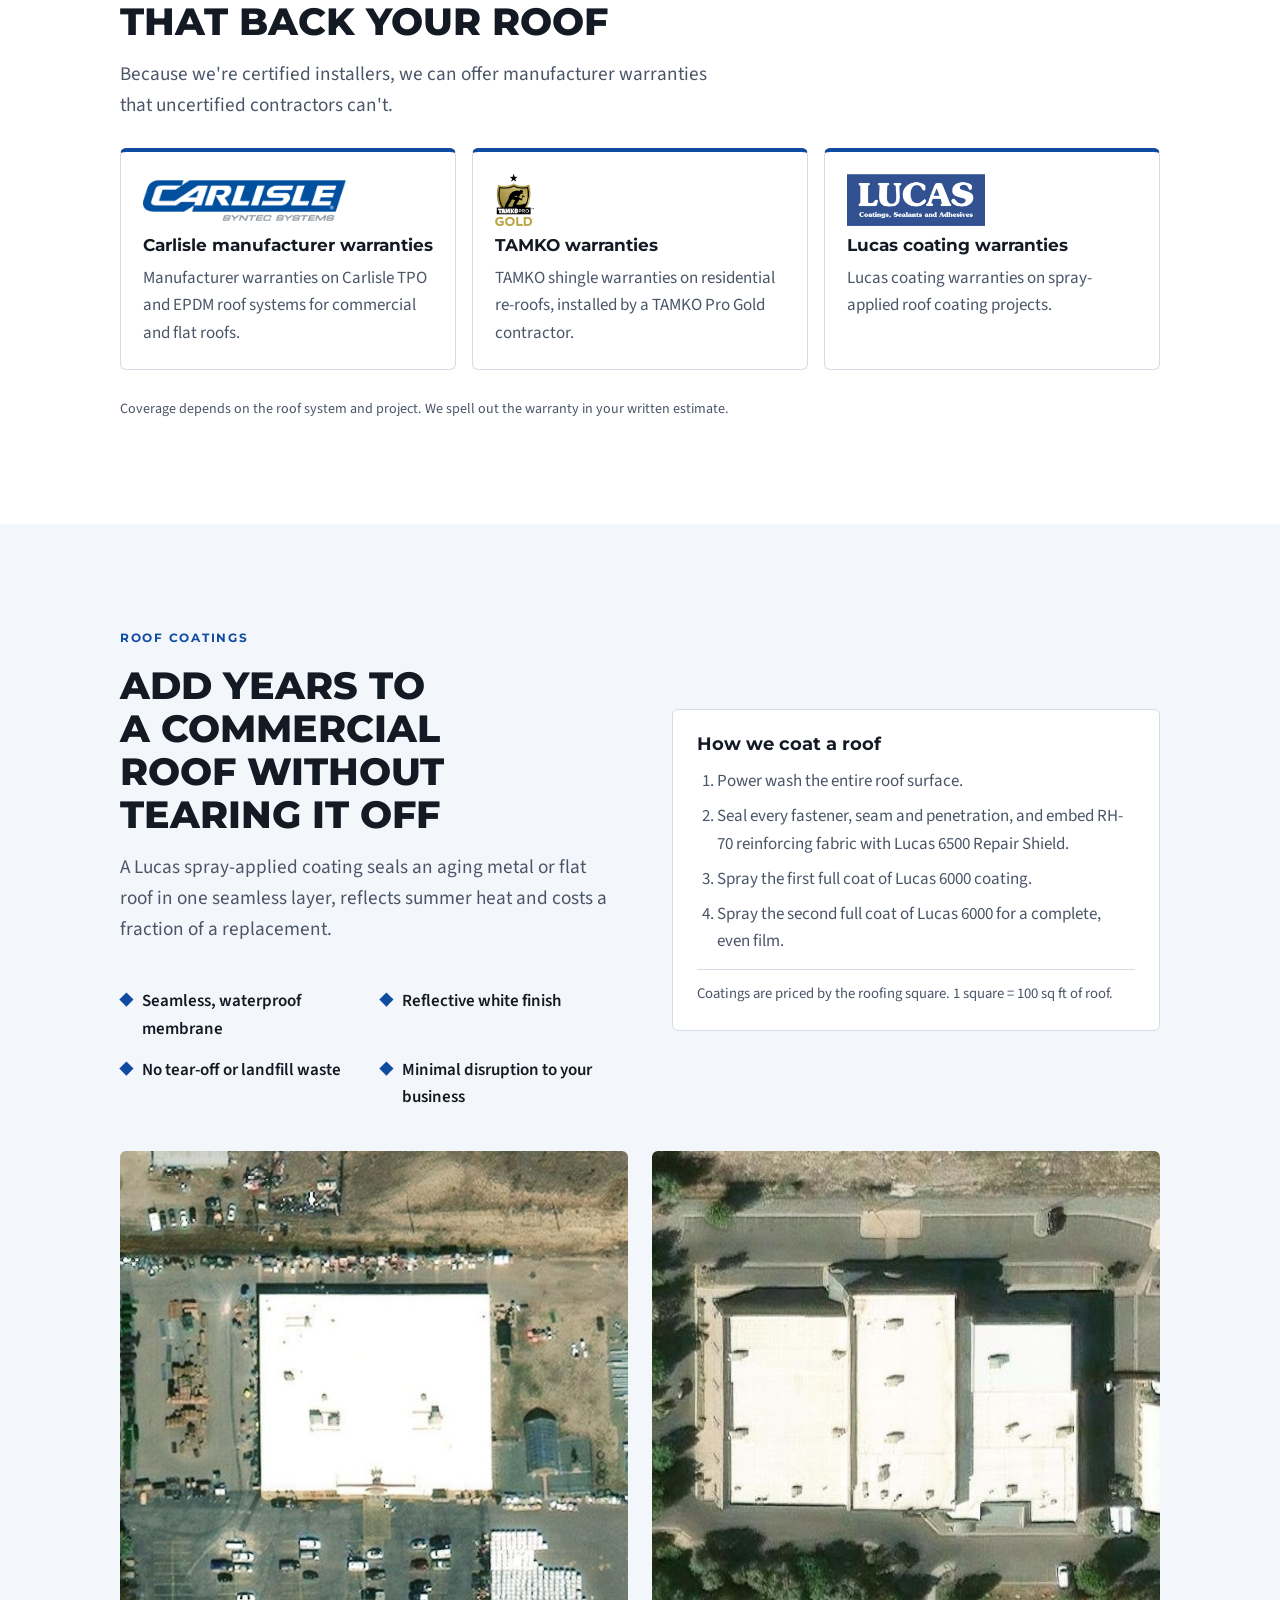
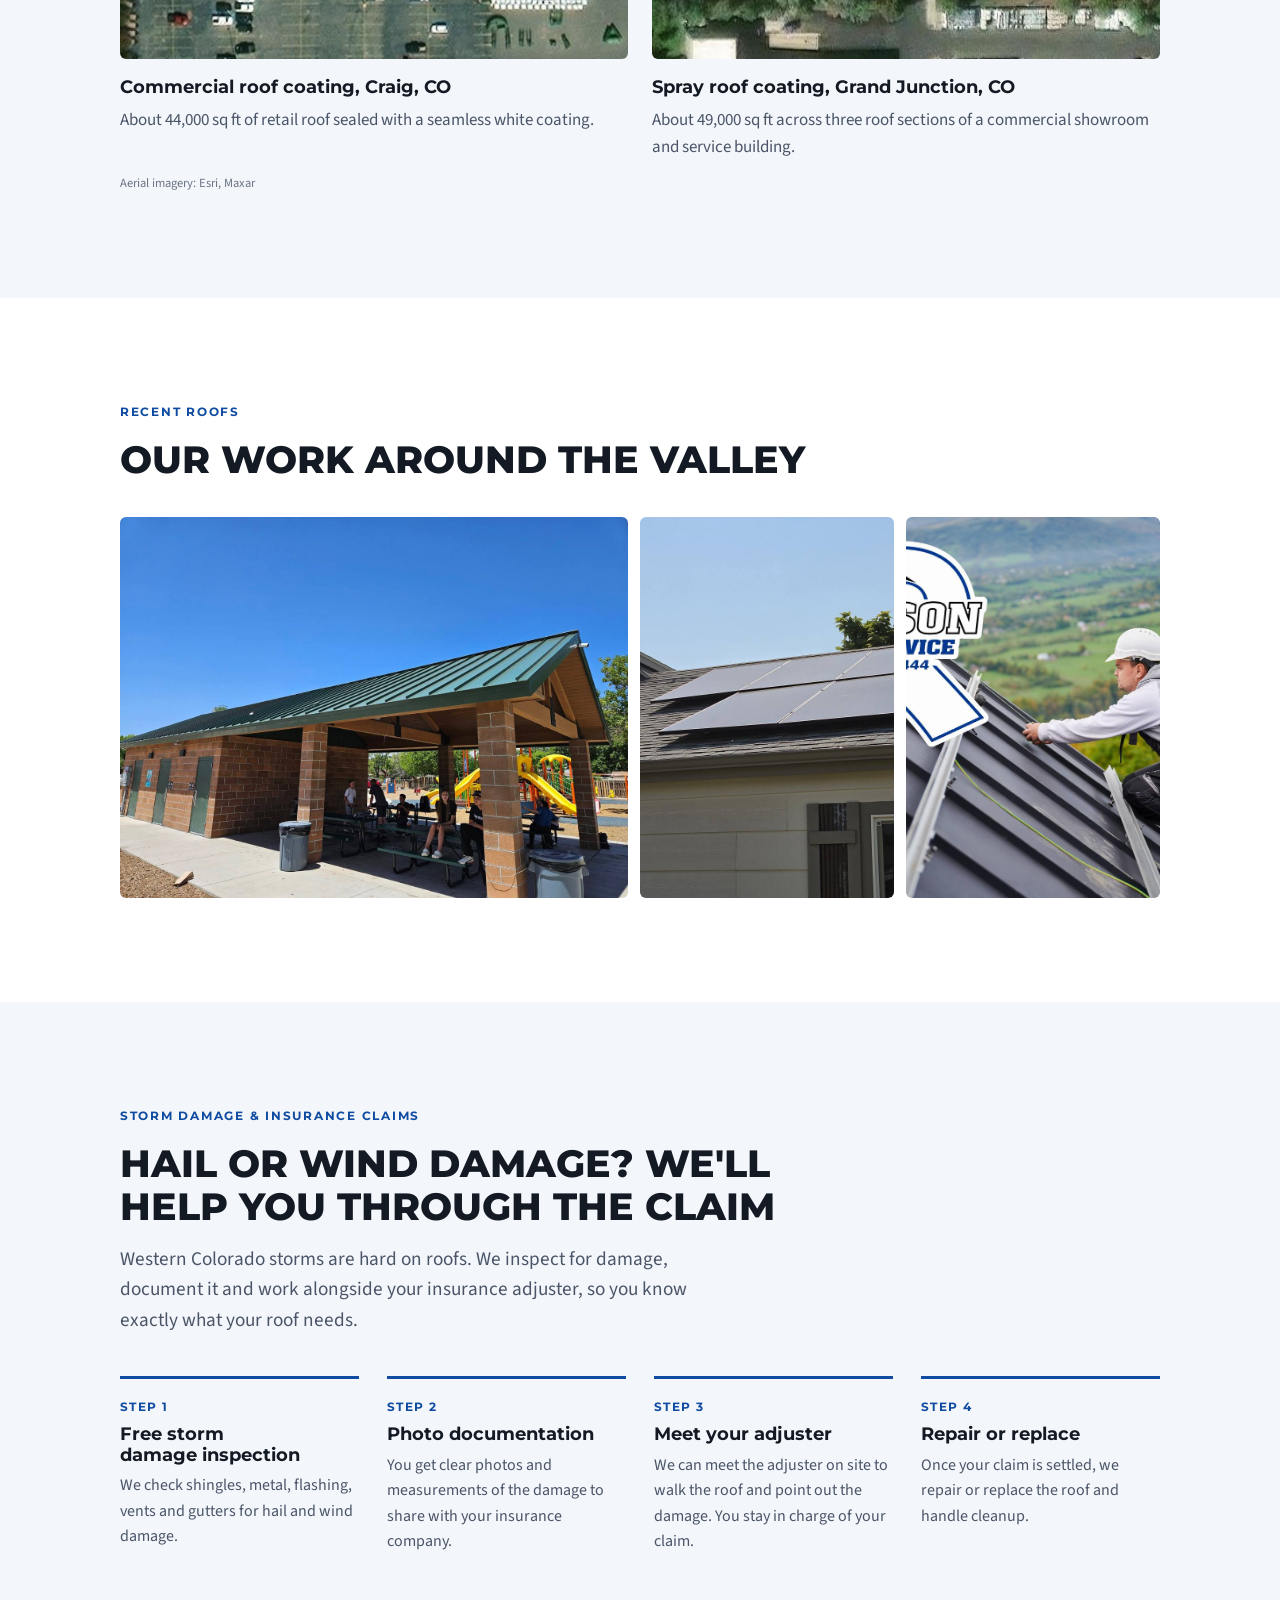
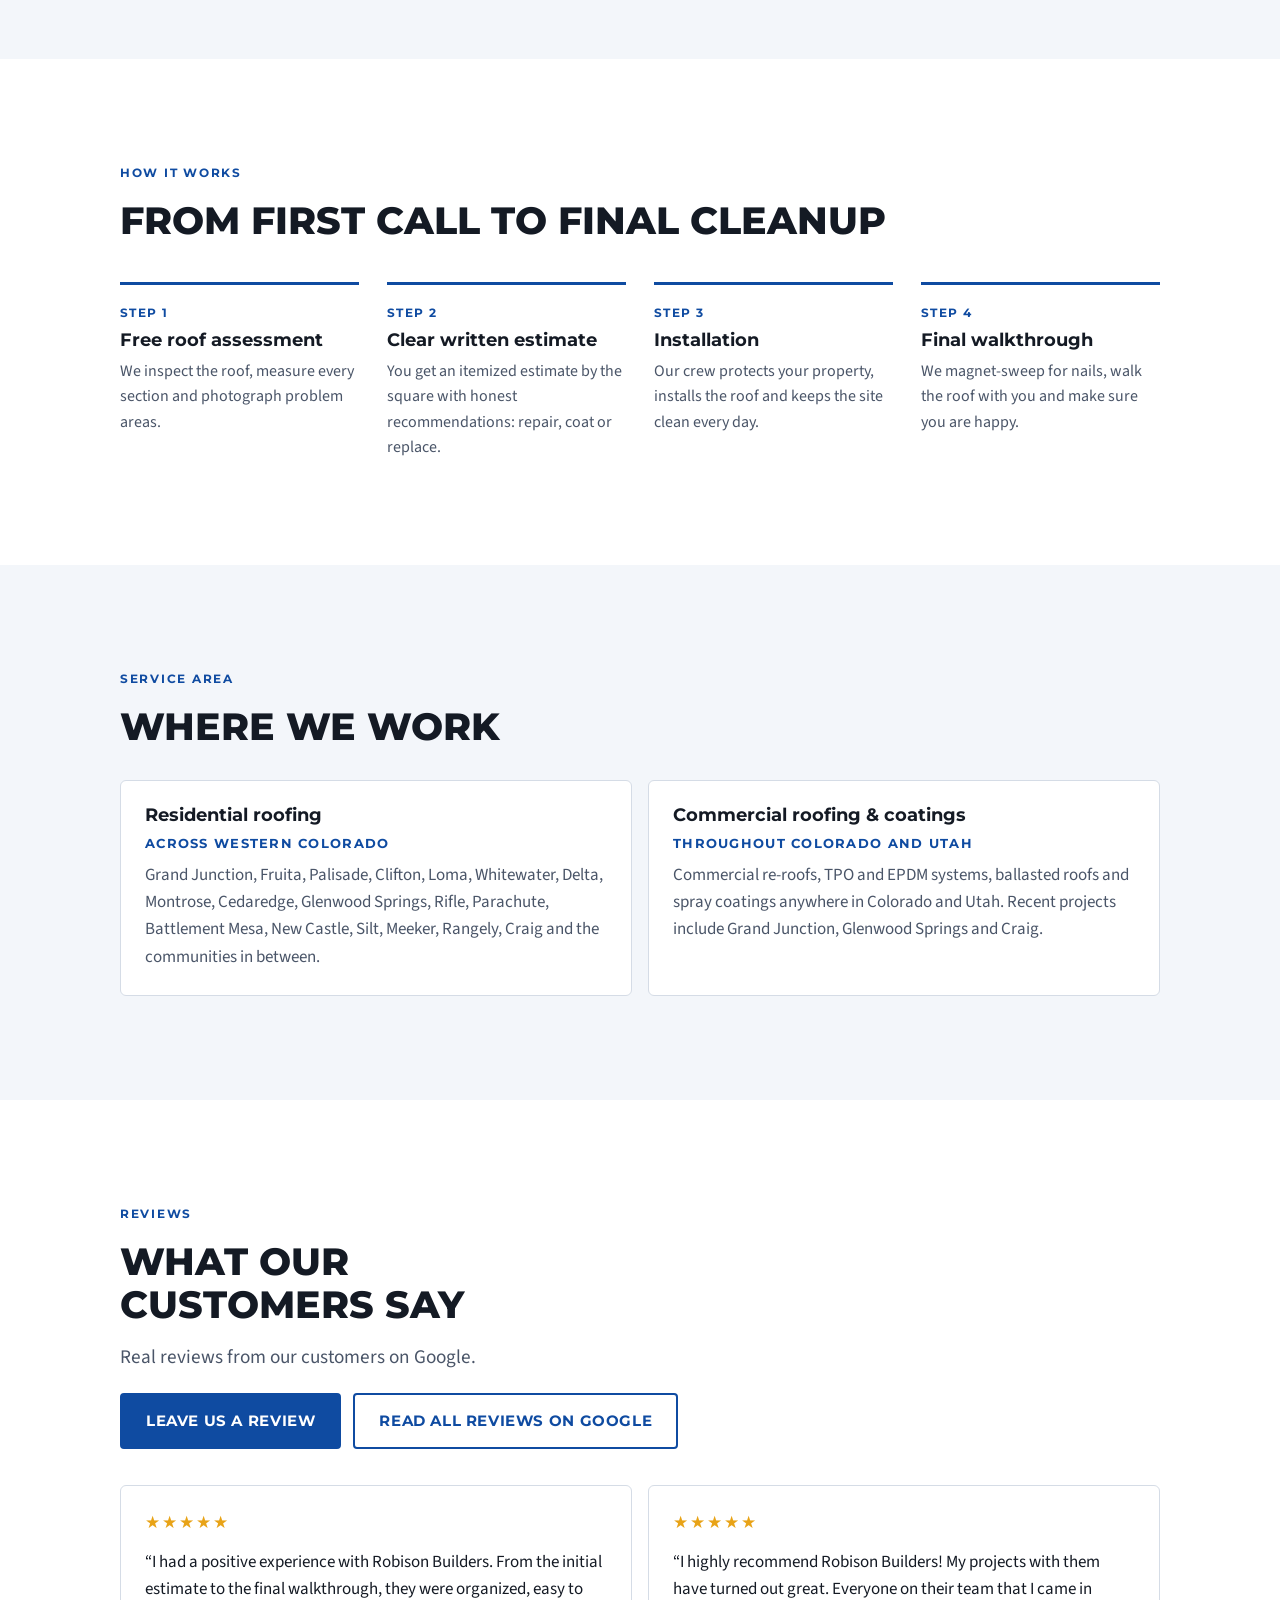
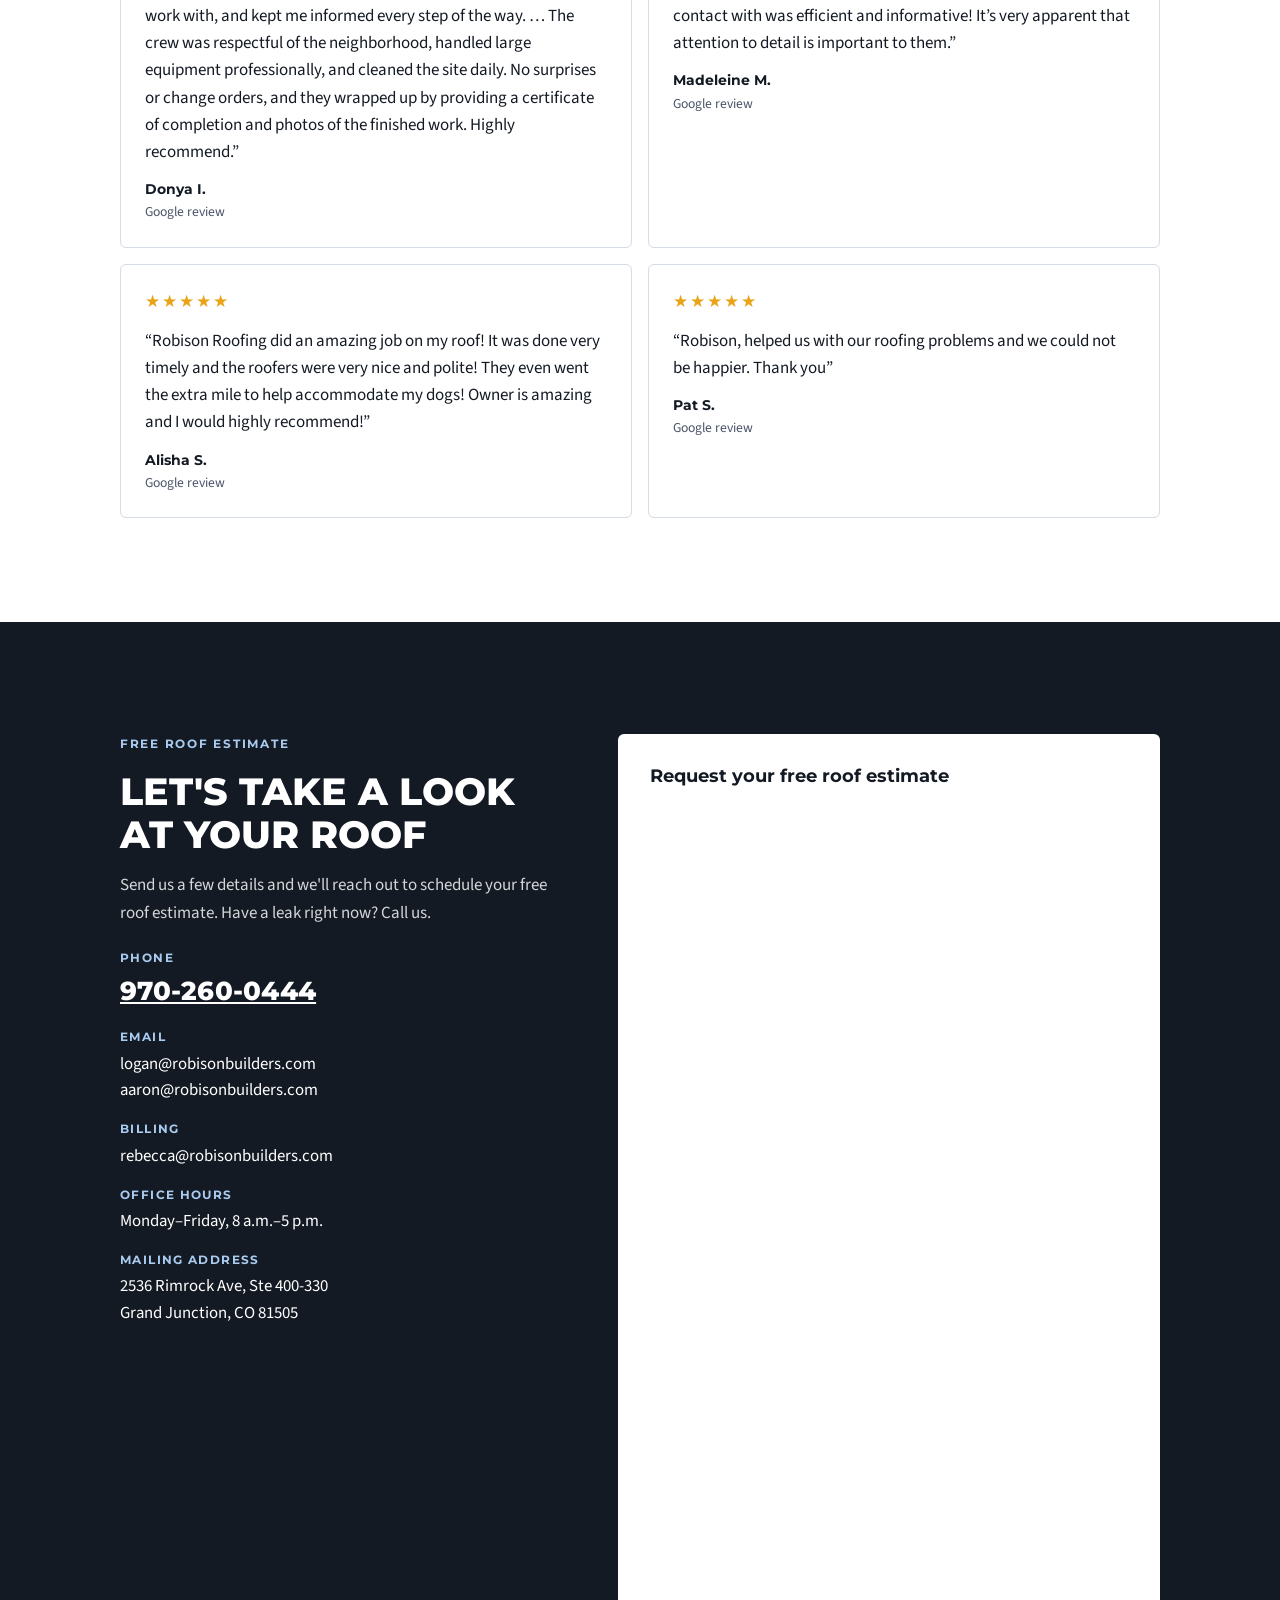
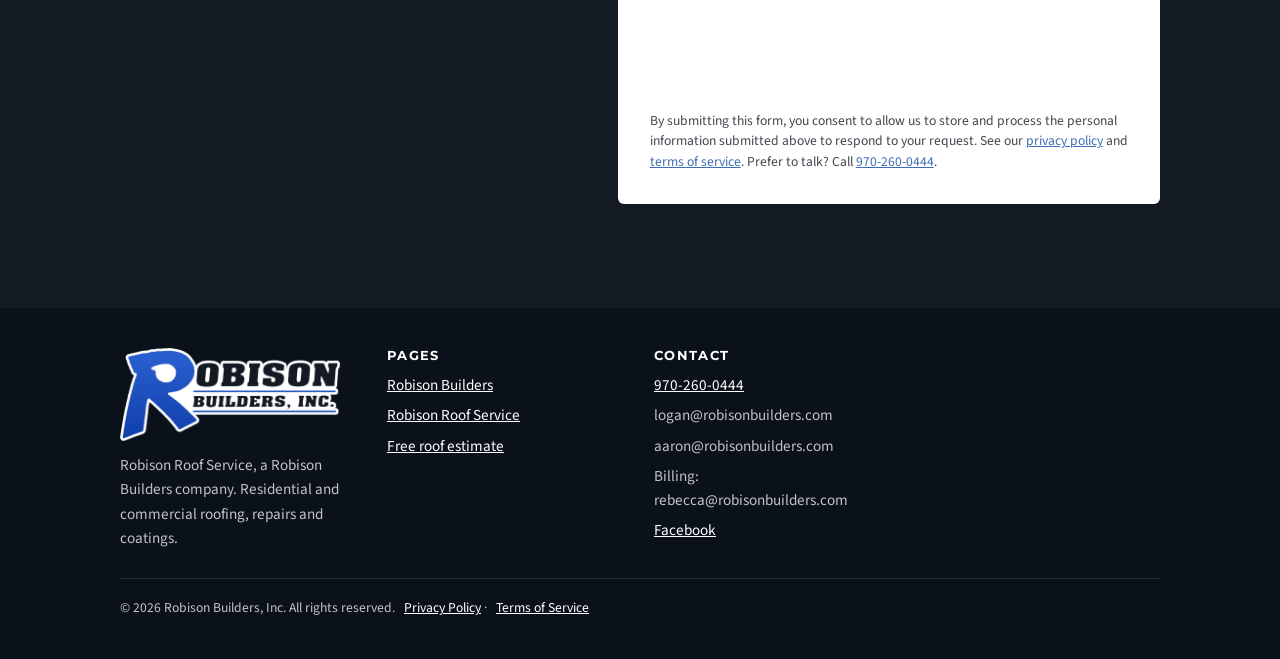
<file: roof-service.html>
<!doctype html>
<html lang="en">
<head>
<meta charset="utf-8">
<meta name="viewport" content="width=device-width, initial-scale=1, viewport-fit=cover">
<title>Robison Roof Service | Roofing Contractor &amp; Roof Coatings in Grand Junction, CO</title>
<meta name="description" content="Robison Roof Service: residential roofing across Western Colorado and commercial TPO, EPDM, ballasted roofs and Lucas roof coatings throughout Colorado and Utah. Storm damage, emergency leak repair, manufacturer warranties.">
<link rel="canonical" href="https://robisonbuilders.com/roof-service.html">
<meta property="og:type" content="website">
<meta property="og:site_name" content="Robison Builders">
<meta property="og:title" content="Robison Roof Service | Roofing Contractor &amp; Roof Coatings in Grand Junction, CO">
<meta property="og:description" content="Robison Roof Service: residential roofing across Western Colorado and commercial TPO, EPDM, ballasted roofs and Lucas roof coatings throughout Colorado and Utah. Storm damage, emergency leak repair, manufacturer warranties.">
<meta property="og:url" content="https://robisonbuilders.com/roof-service.html">
<meta property="og:image" content="https://robisonbuilders.com/images/social-share.jpg">
<meta name="twitter:card" content="summary_large_image">
<link rel="icon" href="favicon.ico" sizes="any">
<link rel="icon" type="image/png" sizes="32x32" href="favicon-32.png">
<link rel="apple-touch-icon" href="apple-touch-icon.png">
<meta name="theme-color" content="#0F4BA1">
<script type="application/ld+json">
{
 "@context": "https://schema.org",
 "@type": "RoofingContractor",
 "@id": "https://robisonbuilders.com/roof-service.html#business",
 "name": "Robison Roof Service",
 "url": "https://robisonbuilders.com/roof-service.html",
 "logo": "https://robisonbuilders.com/images/mark-r.png",
 "image": "https://robisonbuilders.com/images/shingle-roof-grand-junction.jpg",
 "description": "Residential roofing across Western Colorado and commercial roofing, TPO, EPDM, ballasted roofs and Lucas spray roof coatings throughout Colorado and Utah. Storm damage inspections, emergency leak repair and manufacturer warranties.",
 "telephone": "+1-970-260-0444",
 "email": "logan@robisonbuilders.com",
 "address": {
  "@type": "PostalAddress",
  "streetAddress": "2536 Rimrock Ave Ste 400-330",
  "addressLocality": "Grand Junction",
  "addressRegion": "CO",
  "postalCode": "81505",
  "addressCountry": "US"
 },
 "openingHoursSpecification": [
  {
   "@type": "OpeningHoursSpecification",
   "dayOfWeek": [
    "Monday",
    "Tuesday",
    "Wednesday",
    "Thursday",
    "Friday"
   ],
   "opens": "08:00",
   "closes": "17:00"
  }
 ],
 "areaServed": [
  {
   "@type": "City",
   "name": "Grand Junction, CO"
  },
  {
   "@type": "City",
   "name": "Fruita, CO"
  },
  {
   "@type": "City",
   "name": "Palisade, CO"
  },
  {
   "@type": "City",
   "name": "Clifton, CO"
  },
  {
   "@type": "City",
   "name": "Loma, CO"
  },
  {
   "@type": "City",
   "name": "Whitewater, CO"
  },
  {
   "@type": "City",
   "name": "Delta, CO"
  },
  {
   "@type": "City",
   "name": "Montrose, CO"
  },
  {
   "@type": "City",
   "name": "Cedaredge, CO"
  },
  {
   "@type": "City",
   "name": "Glenwood Springs, CO"
  },
  {
   "@type": "City",
   "name": "Rifle, CO"
  },
  {
   "@type": "City",
   "name": "Parachute, CO"
  },
  {
   "@type": "City",
   "name": "Battlement Mesa, CO"
  },
  {
   "@type": "City",
   "name": "New Castle, CO"
  },
  {
   "@type": "City",
   "name": "Silt, CO"
  },
  {
   "@type": "City",
   "name": "Meeker, CO"
  },
  {
   "@type": "City",
   "name": "Rangely, CO"
  },
  {
   "@type": "City",
   "name": "Craig, CO"
  },
  {
   "@type": "State",
   "name": "Colorado"
  },
  {
   "@type": "State",
   "name": "Utah"
  }
 ],
 "parentOrganization": {
  "@id": "https://robisonbuilders.com/#business"
 },
 "sameAs": [
  "https://www.facebook.com/profile.php?id=61578478921200",
  "https://www.google.com/maps?cid=5947002947584503422"
 ],
 "hasOfferCatalog": {
  "@type": "OfferCatalog",
  "name": "Roofing services",
  "itemListElement": [
   {
    "@type": "Offer",
    "itemOffered": {
     "@type": "Service",
     "name": "Shingle roof replacement"
    }
   },
   {
    "@type": "Offer",
    "itemOffered": {
     "@type": "Service",
     "name": "Metal roofing"
    }
   },
   {
    "@type": "Offer",
    "itemOffered": {
     "@type": "Service",
     "name": "TPO roofing"
    }
   },
   {
    "@type": "Offer",
    "itemOffered": {
     "@type": "Service",
     "name": "EPDM roofing"
    }
   },
   {
    "@type": "Offer",
    "itemOffered": {
     "@type": "Service",
     "name": "Ballasted roof systems"
    }
   },
   {
    "@type": "Offer",
    "itemOffered": {
     "@type": "Service",
     "name": "Spray roof coatings"
    }
   },
   {
    "@type": "Offer",
    "itemOffered": {
     "@type": "Service",
     "name": "Roof repair and emergency leak repair"
    }
   },
   {
    "@type": "Offer",
    "itemOffered": {
     "@type": "Service",
     "name": "Storm damage roof inspections"
    }
   }
  ]
 }
}
</script>
<link rel="preconnect" href="https://fonts.googleapis.com">
<link rel="preconnect" href="https://fonts.gstatic.com" crossorigin>
<link rel="stylesheet" href="https://fonts.googleapis.com/css2?family=Montserrat:wght@600;700;800&family=Source+Sans+3:wght@400;600&display=swap">
<link rel="stylesheet" href="assets/style.css">
</head>
<body>

<header class="site-header">
  <div class="wrap">
    <a class="brand" href="roof-service.html">
      <img class="mark" src="images/mark-r.png" alt="" width="240" height="280">
      <span class="brand-name">Robison Roof Service<small>A Robison Builders company</small></span>
    </a>
    <button class="nav-toggle" type="button" aria-controls="site-nav" aria-expanded="false" aria-label="Open menu">
      <svg viewBox="0 0 24 24" fill="none" stroke="currentColor" stroke-width="2"><path d="M3 6h18M3 12h18M3 18h18"/></svg>
    </button>
    <nav class="nav" id="site-nav" aria-label="Main">
      <a href="./">Home</a>
      <a href="#roofing">Roofing</a>
      <a href="#coatings">Coatings</a>
      <a href="#storm">Storm Damage</a>
      <a href="#reviews">Reviews</a>
      <a class="btn" href="#contact">Free Roof Estimate</a>
    </nav>
  </div>
</header>

<main>
  <section class="hero">
    <img class="bg" src="images/shingle-roof-grand-junction.jpg" alt="" fetchpriority="high">
    <div class="wrap">
      <p class="eyebrow">Robison Roof Service</p>
      <h1>Roofs built for Western Colorado weather</h1>
      <p class="lede">Residential roofing across Western Colorado, and commercial roofing, repairs and coatings throughout Colorado and Utah.</p>
      <div class="btn-row">
        <a class="btn" href="#contact">Get a free roof estimate</a>
        <a class="btn ghost" href="tel:+19702600444">Call 970-260-0444</a>
      </div>
      <p class="hero-note">Remodel or new build? <a href="./">Visit Robison Builders</a></p>
    </div>
  </section>

  <div class="facts">
    <div class="wrap">
      <ul>
        <li>Family owned<span>Roofing the Grand Valley for years</span></li>
        <li>Residential re-roofs<span>Shingle and metal</span></li>
        <li>Commercial roofing<span>TPO, EPDM and coatings</span></li>
        <li>Free estimates<span>Measured, written and itemized</span></li>
      </ul>
    </div>
  </div>

  <div class="alert">
    <div class="wrap">
      <p><strong>Roof leaking right now?</strong> Call <a href="tel:+19702600444">970-260-0444</a>. We'll get a crew out to stop the leak and protect your property, then give you a plan for a permanent fix.</p>
      <a class="btn" href="tel:+19702600444">Call for emergency leak repair</a>
    </div>
  </div>

  <section id="roofing">
    <div class="wrap">
      <div class="stack">
        <p class="eyebrow">What we do</p>
        <h2>Every kind of roof, one crew</h2>
        <p class="lede">From a single leak to a full commercial re-roof, we measure it, quote it clearly and install it with materials we trust.</p>
      </div>
      <div class="services">
        <div class="service">
          <span class="tag">Residential</span>
          <h3>Shingle re-roofs</h3>
          <p>Full tear-off and replacement with TAMKO architectural shingles, new underlayment, flashing and vents.</p>
        </div>
        <div class="service">
          <span class="tag">Residential &amp; commercial</span>
          <h3>Metal roofing</h3>
          <p>Standing seam and exposed-fastener metal roofs that shed snow and handle high-desert sun and wind for decades.</p>
        </div>
        <div class="service">
          <span class="tag">Commercial</span>
          <h3>Flat &amp; low-slope roofs</h3>
          <p>Carlisle TPO and EPDM membrane systems for shops, offices, warehouses and flat residential roofs.</p>
        </div>
        <div class="service">
          <span class="tag">Service</span>
          <h3>Repairs &amp; inspections</h3>
          <p>Leaks, storm and wind damage, skylights, flashing and roof inspections for buyers, sellers and insurance claims.</p>
        </div>
      </div>
    </div>
    <div class="wrap">
      <div class="projects projects-3">
        <figure class="project-card">
          <img src="images/epdm-roof-grand-junction.jpg" alt="Aerial view of two school buildings in Grand Junction with EPDM roofs installed by Robison Roof Service" width="805" height="698" loading="lazy">
          <figcaption><strong>EPDM roof system, Grand Junction, CO</strong><span>About 37,500 sq ft of EPDM membrane across two school buildings and the link between them.</span></figcaption>
        </figure>
        <figure class="project-card">
          <img src="images/ballast-roof-grand-junction.jpg" alt="Aerial view of a retail building in Grand Junction with a ballasted roof system installed by Robison Roof Service" width="464" height="578" loading="lazy">
          <figcaption><strong>Ballasted roof system, Grand Junction, CO</strong><span>About 25,000 sq ft of ballasted membrane roof on a retail store.</span></figcaption>
        </figure>
        <figure class="project-card">
          <img src="images/tpo-roof-glenwood-springs.jpg" alt="Aerial view of a municipal water treatment building in Glenwood Springs with a white TPO roof installed by Robison Roof Service" width="540" height="400" loading="lazy">
          <figcaption><strong>TPO roof system, Glenwood Springs, CO</strong><span>About 5,600 sq ft of white TPO membrane on a municipal water treatment building.</span></figcaption>
        </figure>
      </div>
      <p class="credit">Aerial imagery: Esri, Maxar</p>
    </div>
  </section>

  <section id="certifications" class="certs-band">
    <div class="wrap">
      <div class="stack">
        <p class="eyebrow">Our certifications</p>
        <h2>Certified by the manufacturers we install</h2>
        <p class="lede">We're certified with the roofing and coating manufacturers behind the products we use, so your roof is installed to their standards.</p>
      </div>
      <h3 class="certs-label">Roofing systems</h3>
      <ul class="certs certs-4">
        <li><img src="images/cert-tamko-pro-gold.png" alt="TAMKO Pro Gold certified contractor" width="237" height="319"><span>TAMKO Pro Gold</span></li>
        <li><img src="images/cert-certainteed.png" alt="CertainTeed" width="839" height="154"><span>CertainTeed</span></li>
        <li><img src="images/cert-carlisle-syntec.png" alt="Carlisle SynTec Systems" width="492" height="100"><span>Carlisle SynTec Systems</span></li>
        <li><img src="images/cert-firestone.png" alt="Firestone Building Products" width="608" height="137"><span>Firestone Roofing</span></li>
      </ul>
      <h3 class="certs-label">Roof coatings</h3>
      <ul class="certs certs-3">
        <li><img src="images/cert-lucas.png" alt="Lucas Coatings, Sealants and Adhesives" width="500" height="189"><span>Lucas Coatings</span></li>
        <li><img src="images/cert-inland.png" alt="Inland Coatings" width="462" height="80"><span>Inland Coatings</span></li>
        <li><img src="images/cert-truco.png" alt="Truco Coatings" width="466" height="75"><span>Truco Coatings</span></li>
      </ul>

      <div id="warranties" class="warranty-block">
        <div class="stack">
          <p class="eyebrow">Warranties</p>
          <h2>Manufacturer warranties that back your roof</h2>
          <p class="lede">Because we're certified installers, we can offer manufacturer warranties that uncertified contractors can't.</p>
        </div>
        <div class="warranty-grid">
          <article class="warranty">
            <img src="images/cert-carlisle-syntec.png" alt="" width="492" height="100">
            <h3>Carlisle manufacturer warranties</h3>
            <p>Manufacturer warranties on Carlisle TPO and EPDM roof systems for commercial and flat roofs.</p>
          </article>
          <article class="warranty">
            <img src="images/cert-tamko-pro-gold.png" alt="" width="237" height="319">
            <h3>TAMKO warranties</h3>
            <p>TAMKO shingle warranties on residential re-roofs, installed by a TAMKO Pro Gold contractor.</p>
          </article>
          <article class="warranty">
            <img src="images/cert-lucas.png" alt="" width="500" height="189">
            <h3>Lucas coating warranties</h3>
            <p>Lucas coating warranties on spray-applied roof coating projects.</p>
          </article>
        </div>
        <p class="form-fine warranty-note">Coverage depends on the roof system and project. We spell out the warranty in your written estimate.</p>
      </div>
    </div>
  </section>

  <section id="coatings" class="band-mist">
    <div class="wrap split">
      <div class="stack">
        <p class="eyebrow">Roof coatings</p>
        <h2>Add years to a commercial roof without tearing it off</h2>
        <p class="lede">A Lucas spray-applied coating seals an aging metal or flat roof in one seamless layer, reflects summer heat and costs a fraction of a replacement.</p>
        <ul class="why">
          <li>Seamless, waterproof membrane</li>
          <li>Reflective white finish</li>
          <li>No tear-off or landfill waste</li>
          <li>Minimal disruption to your business</li>
        </ul>
      </div>
      <div class="spec">
        <h3>How we coat a roof</h3>
        <ol>
          <li>Power wash the entire roof surface.</li>
          <li>Seal every fastener, seam and penetration, and embed RH-70 reinforcing fabric with Lucas 6500 Repair Shield.</li>
          <li>Spray the first full coat of Lucas 6000 coating.</li>
          <li>Spray the second full coat of Lucas 6000 for a complete, even film.</li>
        </ol>
        <p class="unit">Coatings are priced by the roofing square. 1 square = 100 sq ft of roof.</p>
      </div>
    </div>
    <div class="wrap">
      <div class="projects">
        <figure class="project-card">
          <img src="images/roof-coating-craig-co.jpg" alt="Aerial view of a large commercial roof in Craig, Colorado coated white by Robison Roof Service" width="744" height="652" loading="lazy">
          <figcaption><strong>Commercial roof coating, Craig, CO</strong><span>About 44,000 sq ft of retail roof sealed with a seamless white coating.</span></figcaption>
        </figure>
        <figure class="project-card">
          <img src="images/spray-coating-grand-junction.jpg" alt="Aerial view of a three-section commercial roof in Grand Junction spray coated by Robison Roof Service" width="701" height="567" loading="lazy">
          <figcaption><strong>Spray roof coating, Grand Junction, CO</strong><span>About 49,000 sq ft across three roof sections of a commercial showroom and service building.</span></figcaption>
        </figure>
      </div>
      <p class="credit">Aerial imagery: Esri, Maxar</p>
    </div>
  </section>

  <section>
    <div class="wrap">
      <div class="stack">
        <p class="eyebrow">Recent roofs</p>
        <h2>Our work around the valley</h2>
      </div>
      <div class="photos">
        <img src="images/metal-roof-pavilion-fruita.jpg" alt="Green metal roof on a pavilion in Fruita">
        <img src="images/shingle-roof-solar.jpg" alt="New shingle roof with solar panels">
        <img src="images/robison-roof-service-crew.jpg" alt="Robison Roof Service crew installing a metal roof">
      </div>
    </div>
  </section>

  <section id="storm" class="band-mist">
    <div class="wrap">
      <div class="stack">
        <p class="eyebrow">Storm damage &amp; insurance claims</p>
        <h2>Hail or wind damage? We'll help you through the claim</h2>
        <p class="lede">Western Colorado storms are hard on roofs. We inspect for damage, document it and work alongside your insurance adjuster, so you know exactly what your roof needs.</p>
      </div>
      <ol class="steps">
        <li><h3>Free storm damage inspection</h3><p>We check shingles, metal, flashing, vents and gutters for hail and wind damage.</p></li>
        <li><h3>Photo documentation</h3><p>You get clear photos and measurements of the damage to share with your insurance company.</p></li>
        <li><h3>Meet your adjuster</h3><p>We can meet the adjuster on site to walk the roof and point out the damage. You stay in charge of your claim.</p></li>
        <li><h3>Repair or replace</h3><p>Once your claim is settled, we repair or replace the roof and handle cleanup.</p></li>
      </ol>
    </div>
  </section>

  <section>
    <div class="wrap">
      <div class="stack">
        <p class="eyebrow">How it works</p>
        <h2>From first call to final cleanup</h2>
      </div>
      <ol class="steps">
        <li><h3>Free roof assessment</h3><p>We inspect the roof, measure every section and photograph problem areas.</p></li>
        <li><h3>Clear written estimate</h3><p>You get an itemized estimate by the square with honest recommendations: repair, coat or replace.</p></li>
        <li><h3>Installation</h3><p>Our crew protects your property, installs the roof and keeps the site clean every day.</p></li>
        <li><h3>Final walkthrough</h3><p>We magnet-sweep for nails, walk the roof with you and make sure you are happy.</p></li>
      </ol>
    </div>
  </section>

  <section id="service-area" class="band-mist">
    <div class="wrap">
      <div class="stack">
        <p class="eyebrow">Service area</p>
        <h2>Where we work</h2>
      </div>
      <div class="area-grid">
        <div class="area">
          <h3>Residential roofing</h3>
          <p class="area-region">Across Western Colorado</p>
          <p>Grand Junction, Fruita, Palisade, Clifton, Loma, Whitewater, Delta, Montrose, Cedaredge, Glenwood Springs, Rifle, Parachute, Battlement Mesa, New Castle, Silt, Meeker, Rangely, Craig and the communities in between.</p>
        </div>
        <div class="area">
          <h3>Commercial roofing &amp; coatings</h3>
          <p class="area-region">Throughout Colorado and Utah</p>
          <p>Commercial re-roofs, TPO and EPDM systems, ballasted roofs and spray coatings anywhere in Colorado and Utah. Recent projects include Grand Junction, Glenwood Springs and Craig.</p>
        </div>
      </div>
    </div>
  </section>

  <section id="reviews" class="reviews">
    <div class="wrap">
      <div class="reviews-head">
        <div class="stack">
          <p class="eyebrow">Reviews</p>
          <h2>What our customers say</h2>
          <p class="lede">Real reviews from our customers on Google.</p>
        </div>
        <div class="btn-row">
          <a class="btn" href="https://www.google.com/maps?cid=5947002947584503422" target="_blank" rel="noopener">Leave us a review</a>
          <a class="btn outline" href="https://www.google.com/maps?cid=5947002947584503422" target="_blank" rel="noopener">Read all reviews on Google</a>
        </div>
      </div>
      <div class="review-grid">
        <blockquote class="review">
          <p class="stars" aria-label="5 out of 5 stars">★★★★★</p>
          <p>“I had a positive experience with Robison Builders. From the initial estimate to the final walkthrough, they were organized, easy to work with, and kept me informed every step of the way. … The crew was respectful of the neighborhood, handled large equipment professionally, and cleaned the site daily. No surprises or change orders, and they wrapped up by providing a certificate of completion and photos of the finished work. Highly recommend.”</p>
          <footer>Donya I. <span>Google review</span></footer>
        </blockquote>
        <blockquote class="review">
          <p class="stars" aria-label="5 out of 5 stars">★★★★★</p>
          <p>“I highly recommend Robison Builders! My projects with them have turned out great. Everyone on their team that I came in contact with was efficient and informative! It’s very apparent that attention to detail is important to them.”</p>
          <footer>Madeleine M. <span>Google review</span></footer>
        </blockquote>
        <blockquote class="review">
          <p class="stars" aria-label="5 out of 5 stars">★★★★★</p>
          <p>“Robison Roofing did an amazing job on my roof! It was done very timely and the roofers were very nice and polite! They even went the extra mile to help accommodate my dogs! Owner is amazing and I would highly recommend!”</p>
          <footer>Alisha S. <span>Google review</span></footer>
        </blockquote>
        <blockquote class="review">
          <p class="stars" aria-label="5 out of 5 stars">★★★★★</p>
          <p>“Robison, helped us with our roofing problems and we could not be happier. Thank you”</p>
          <footer>Pat S. <span>Google review</span></footer>
        </blockquote>
      </div>
    </div>
  </section>

  <section id="contact" class="contact">
    <div class="wrap contact-grid">
      <div class="contact-info">
        <div class="stack">
          <p class="eyebrow">Free roof estimate</p>
          <h2>Let's take a look at your roof</h2>
          <p>Send us a few details and we'll reach out to schedule your free roof estimate. Have a leak right now? Call us.</p>
        </div>
        <dl>
          <div><dt>Phone</dt><dd class="big"><a href="tel:+19702600444">970-260-0444</a></dd></div>
          <div><dt>Email</dt><dd>logan@robisonbuilders.com<br>aaron@robisonbuilders.com</dd></div>
          <div><dt>Billing</dt><dd>rebecca@robisonbuilders.com</dd></div>
          <div><dt>Office hours</dt><dd>Monday–Friday, 8 a.m.–5 p.m.</dd></div>
          <div><dt>Mailing address</dt><dd>2536 Rimrock Ave, Ste 400-330<br>Grand Junction, CO 81505</dd></div>
        </dl>
      </div>

      <div class="quote lead-form" id="estimate-form">
        <h3>Request your free roof estimate</h3>
        <iframe class="cf-lead-form" src="https://embed.contractorforeman.com/lead_capture_form.php?params=ggtdJ9p+jTjnlE6hLv+AOgNewj9mjaDI/vwWZg3+U9pgjV/YWruyRbVSQ9/aXzxW/fzkNmV3CUFAWPsYMLDjqA==" title="Request a free estimate" loading="lazy" style="width:100%;min-height:900px;border:0;display:block"></iframe>
        <p class="form-note">By submitting this form, you consent to allow us to store and process the personal information submitted above to respond to your request. See our <a href="privacy-policy/index.html">privacy policy</a> and <a href="terms-of-service/index.html">terms of service</a>. Prefer to talk? Call <a href="tel:+19702600444">970-260-0444</a>.</p>
      </div>
    </div>
  </section>
</main>

<footer class="site-footer">
  <div class="wrap">
    <div>
      <img class="footer-logo" src="images/logo-robison-builders.png" alt="Robison Builders, Inc." width="900" height="380">
      <p>Robison Roof Service, a Robison Builders company. Residential and commercial roofing, repairs and coatings.</p>
    </div>
    <div>
      <h3>Pages</h3>
      <ul>
        <li><a href="./">Robison Builders</a></li>
        <li><a href="roof-service.html">Robison Roof Service</a></li>
        <li><a href="#contact">Free roof estimate</a></li>
      </ul>
    </div>
    <div>
      <h3>Contact</h3>
      <ul>
        <li><a href="tel:+19702600444">970-260-0444</a></li>
        <li>logan@robisonbuilders.com</li>
        <li>aaron@robisonbuilders.com</li>
        <li>Billing: rebecca@robisonbuilders.com</li>
        <li><a href="https://www.facebook.com/profile.php?id=61578478921200" target="_blank" rel="noopener">Facebook</a></li>
      </ul>
    </div>
    <p class="legal">© <span id="year">2026</span> Robison Builders, Inc. All rights reserved. <a href="privacy-policy/index.html">Privacy Policy</a> · <a href="terms-of-service/index.html">Terms of Service</a></p>
  </div>
</footer>

<script src="assets/site.js"></script>
</body>
</html>
</file>
<file: assets/style.css>
/* Robison Builders + Robison Roof Service
   Layout: full-bleed photo bands alternating with white content bands on a fixed 1120px column;
   brand blue carries every action, steel grays carry everything else. */
:root {
  --blue: #0F4BA1;        /* brand blue from the R logo */
  --blue-deep: #0A3577;
  --blue-wash: #E8EFF9;
  --ink: #141A24;
  --steel: #4A5568;
  --line: #D5DCE6;
  --paper: #FFFFFF;
  --mist: #F3F6FA;
  --display: "Montserrat", "Helvetica Neue", Arial, sans-serif;
  --body: "Source Sans 3", "Segoe UI", Roboto, Arial, sans-serif;
  --col: 1120px;
  --gutter: clamp(16px, 4vw, 40px);
  color-scheme: light;
}

* { box-sizing: border-box; }
html { scroll-behavior: smooth; }
@media (prefers-reduced-motion: reduce) { html { scroll-behavior: auto; } * { transition: none !important; } }
body {
  margin: 0;
  background: var(--paper);
  color: var(--ink);
  font-family: var(--body);
  font-size: 1.0625rem;
  line-height: 1.6;
}
img { max-width: 100%; display: block; }
a { color: var(--blue); }
a:focus-visible, button:focus-visible, input:focus-visible, select:focus-visible, textarea:focus-visible {
  outline: 3px solid var(--blue); outline-offset: 2px;
}
h1, h2, h3 { font-family: var(--display); line-height: 1.12; margin: 0; text-wrap: balance; color: var(--ink); }
h1 { font-size: clamp(2.1rem, 5.4vw, 3.6rem); font-weight: 800; text-transform: uppercase; letter-spacing: -0.01em; }
h2 { font-size: clamp(1.6rem, 3.4vw, 2.4rem); font-weight: 800; text-transform: uppercase; }
h3 { font-size: 1.15rem; font-weight: 700; }
p { margin: 0; }

.wrap { width: 100%; max-width: var(--col); margin-inline: auto; padding-inline: var(--gutter); }
.eyebrow {
  font-family: var(--display); font-size: 0.78rem; font-weight: 700;
  letter-spacing: 0.14em; text-transform: uppercase; color: var(--blue);
}
.lede { font-size: 1.2rem; color: var(--steel); max-width: 60ch; }
.stack { display: grid; gap: 16px; }
section { padding-block: clamp(56px, 9vw, 104px); }

/* Buttons */
.btn {
  display: inline-flex; align-items: center; justify-content: center; gap: 8px;
  font-family: var(--display); font-weight: 700; font-size: 0.95rem; letter-spacing: 0.04em;
  text-transform: uppercase; text-decoration: none;
  padding: 14px 24px; border-radius: 4px; border: 2px solid var(--blue);
  background: var(--blue); color: #fff; cursor: pointer;
  transition: background .15s, border-color .15s, color .15s;
}
.btn:hover { background: var(--blue-deep); border-color: var(--blue-deep); }
.btn.ghost { background: transparent; color: #fff; border-color: rgba(255,255,255,.75); }
.btn.ghost:hover { background: rgba(255,255,255,.12); border-color: #fff; }
.btn.outline { background: transparent; color: var(--blue); }
.btn.outline:hover { background: var(--blue-wash); }
.btn-row { display: flex; flex-wrap: wrap; gap: 12px; }

/* Header */
.site-header {
  position: sticky; top: env(safe-area-inset-top, 0px); z-index: 20;
  background: var(--paper); border-bottom: 1px solid var(--line);
}
.site-header .wrap { display: flex; align-items: center; justify-content: space-between; gap: 16px; min-height: 76px; }
.brand { display: flex; align-items: center; gap: 12px; text-decoration: none; color: var(--ink); min-width: 0; }
.brand img { width: 52px; height: auto; }
.brand img.wordmark { width: auto; height: 62px; max-width: 46vw; }
.brand img.mark { width: auto; height: 50px; }
.footer-logo { width: 220px; max-width: 100%; height: auto; margin-bottom: 12px; }
@media (max-width: 480px) { .brand img.wordmark { height: 46px; } }
.brand-name { font-family: var(--display); font-weight: 800; font-size: 1rem; line-height: 1.1; text-transform: uppercase; }
.brand-name small { display: block; font-weight: 600; font-size: 0.68rem; letter-spacing: 0.12em; color: var(--steel); }
.nav { display: flex; align-items: center; gap: 28px; }
.nav a {
  font-family: var(--display); font-weight: 600; font-size: 0.86rem; text-transform: uppercase;
  letter-spacing: 0.05em; color: var(--ink); text-decoration: none; padding-block: 6px;
  border-bottom: 2px solid transparent;
}
.nav a:hover, .nav a[aria-current="page"] { border-bottom-color: var(--blue); }
.nav .btn { padding: 10px 18px; font-size: 0.82rem; color: #fff; border-bottom: 2px solid var(--blue); }
.nav-toggle { display: none; background: none; border: 0; padding: 8px; cursor: pointer; color: var(--ink); }
.nav-toggle svg { width: 28px; height: 28px; }
@media (max-width: 1120px) {
  .nav-toggle { display: block; }
  .nav {
    position: absolute; left: 0; right: 0; top: 100%;
    flex-direction: column; align-items: stretch; gap: 0;
    background: var(--paper); border-bottom: 1px solid var(--line);
    padding: 8px var(--gutter) 16px;
  }
  .nav:not(.open) { display: none; }
  .nav a { padding-block: 12px; border-bottom: 1px solid var(--line); }
  .nav .btn { margin-top: 12px; }
}

/* Hero */
.hero { position: relative; color: #fff; padding-block: 0; background: var(--ink); }
.hero img.bg { position: absolute; inset: 0; width: 100%; height: 100%; object-fit: cover; }
.hero::after {
  content: ""; position: absolute; inset: 0;
  background: linear-gradient(90deg, rgba(10,22,44,.86) 0%, rgba(10,22,44,.62) 55%, rgba(10,22,44,.25) 100%);
}
.hero .wrap { position: relative; z-index: 1; padding-block: clamp(72px, 12vw, 150px); display: grid; gap: 22px; }
.hero h1 { color: #fff; max-width: 15ch; }
.hero .lede { color: rgba(255,255,255,.88); }
.hero .eyebrow { color: #A9CBF0; }
.hero-note { font-size: 0.95rem; color: rgba(255,255,255,.8); }
.hero-note a { color: #fff; font-weight: 600; }

/* Facts strip */
.facts { background: var(--blue); color: #fff; padding-block: 22px; }
.facts ul { list-style: none; margin: 0; padding: 0; display: grid; grid-template-columns: repeat(auto-fit, minmax(190px, 1fr)); gap: 12px 32px; }
.facts li { font-family: var(--display); font-weight: 700; font-size: 0.86rem; text-transform: uppercase; letter-spacing: 0.06em; }
.facts li span { display: block; font-family: var(--body); font-weight: 400; font-size: 0.95rem; text-transform: none; letter-spacing: 0; opacity: .85; }

/* Two companies */
.companies { display: grid; grid-template-columns: repeat(auto-fit, minmax(300px, 1fr)); gap: 24px; margin-top: 36px; }
.company { border: 1px solid var(--line); border-radius: 6px; overflow: hidden; display: grid; grid-template-rows: auto 1fr; background: var(--paper); }
.company img { width: 100%; aspect-ratio: 16 / 9; object-fit: cover; }
.company .body { padding: 24px; display: grid; gap: 12px; align-content: start; }
.company .body p { color: var(--steel); }
.company .more { font-family: var(--display); font-weight: 700; font-size: 0.86rem; text-transform: uppercase; letter-spacing: 0.05em; text-decoration: none; margin-top: 4px; }
.company .more:hover { text-decoration: underline; }

/* Split content */
.split { display: grid; grid-template-columns: 1fr 1fr; gap: clamp(28px, 5vw, 64px); align-items: center; }
.split > * { min-width: 0; }
.split img { width: 100%; border-radius: 6px; object-fit: cover; }
@media (max-width: 820px) { .split { grid-template-columns: 1fr; } }

/* Service list */
.band-mist { background: var(--mist); }
.services { display: grid; grid-template-columns: repeat(auto-fit, minmax(240px, 1fr)); gap: 0; margin-top: 40px; border-top: 2px solid var(--ink); }
.service { padding: 24px 24px 28px 0; border-bottom: 1px solid var(--line); display: grid; gap: 10px; align-content: start; }
.service p { color: var(--steel); font-size: 1rem; }
.service .tag { font-family: var(--display); font-size: 0.72rem; font-weight: 700; letter-spacing: 0.1em; text-transform: uppercase; color: var(--blue); }

/* Before / after */
.ba { display: grid; grid-template-columns: repeat(auto-fit, minmax(260px, 1fr)); gap: 16px; margin-top: 36px; }
.ba figure { margin: 0; position: relative; }
.ba img { width: 100%; aspect-ratio: 4 / 3; object-fit: cover; border-radius: 6px; }
.ba figcaption {
  position: absolute; left: 12px; top: 12px;
  font-family: var(--display); font-weight: 700; font-size: 0.72rem; letter-spacing: 0.1em; text-transform: uppercase;
  background: var(--paper); color: var(--ink); padding: 5px 10px; border-radius: 3px;
}
.ba figcaption.after { background: var(--blue); color: #fff; }

/* Process steps (a real sequence) */
.steps { list-style: none; margin: 40px 0 0; padding: 0; display: grid; grid-template-columns: repeat(auto-fit, minmax(220px, 1fr)); gap: 28px; counter-reset: step; }
.steps li { counter-increment: step; display: grid; gap: 8px; align-content: start; padding-top: 18px; border-top: 3px solid var(--blue); }
.steps li::before { content: "Step " counter(step); font-family: var(--display); font-weight: 700; font-size: 0.75rem; letter-spacing: 0.12em; text-transform: uppercase; color: var(--blue); }
.steps p { color: var(--steel); font-size: 1rem; }

/* Why list */
.why { list-style: none; margin: 28px 0 0; padding: 0; display: grid; grid-template-columns: repeat(auto-fit, minmax(220px, 1fr)); gap: 14px 32px; }
.why li { display: flex; gap: 12px; align-items: baseline; font-weight: 600; }
.why li::before { content: ""; flex: none; width: 10px; height: 10px; background: var(--blue); transform: rotate(45deg) translateY(-2px); }

/* Photo strip */
.photos { display: grid; grid-template-columns: 2fr 1fr 1fr; gap: 12px; margin-top: 36px; }
.photos img { width: 100%; height: 100%; aspect-ratio: 4 / 3; object-fit: cover; border-radius: 6px; }
@media (max-width: 700px) { .photos { grid-template-columns: 1fr 1fr; } .photos img:first-child { grid-column: 1 / -1; } }

/* Coating spec card */
.spec { border: 1px solid var(--line); border-radius: 6px; padding: 24px; background: var(--paper); display: grid; gap: 14px; }
.spec ol { margin: 0; padding-left: 1.2em; display: grid; gap: 8px; color: var(--steel); }
.spec .unit { font-size: 0.92rem; color: var(--steel); border-top: 1px solid var(--line); padding-top: 12px; }

/* Contact */
.contact { background: var(--ink); color: #fff; }
.contact h2, .contact-info h3 { color: #fff; }
form.quote h3, .lead-form h3 { color: var(--ink); font-size: 1.15rem; }
.contact .eyebrow { color: #A9CBF0; }
.contact-grid { display: grid; grid-template-columns: 1fr 1.25fr; gap: clamp(28px, 5vw, 64px); margin-top: 8px; }
.contact-grid > * { min-width: 0; }
@media (max-width: 860px) { .contact-grid { grid-template-columns: 1fr; } }
.contact-info { display: grid; gap: 22px; align-content: start; }
.contact-info p { color: rgba(255,255,255,.82); }
.contact-info dl { margin: 0; display: grid; gap: 16px; }
.contact-info dt { font-family: var(--display); font-weight: 700; font-size: 0.72rem; letter-spacing: 0.12em; text-transform: uppercase; color: #A9CBF0; }
.contact-info dd { margin: 4px 0 0; font-size: 1.05rem; }
.contact-info dd a { color: #fff; }
.contact-info .big { font-family: var(--display); font-weight: 800; font-size: 1.6rem; letter-spacing: 0.01em; }

form.quote, .lead-form { background: var(--paper); color: var(--ink); border-radius: 6px; padding: clamp(20px, 3.5vw, 32px); display: grid; gap: 16px; }
.field-row { display: grid; grid-template-columns: 1fr 1fr; gap: 16px; }
@media (max-width: 560px) { .field-row { grid-template-columns: 1fr; } }
.field { display: grid; gap: 6px; min-width: 0; }
.field label { font-family: var(--display); font-weight: 700; font-size: 0.74rem; letter-spacing: 0.08em; text-transform: uppercase; }
.field label .opt { font-weight: 500; text-transform: none; letter-spacing: 0; color: var(--steel); }
.field input, .field select, .field textarea {
  width: 100%; font: inherit; font-size: 1rem; color: var(--ink);
  border: 1px solid #B9C3D1; border-radius: 4px; padding: 12px 12px; background: #fff;
}
.field textarea { min-height: 120px; resize: vertical; }
.field input:focus, .field select:focus, .field textarea:focus { border-color: var(--blue); }
.hp { position: absolute; left: -9999px; width: 1px; height: 1px; overflow: hidden; }
.form-status { font-size: 0.98rem; padding: 12px 14px; border-radius: 4px; }
.form-status.ok { background: #E6F4EA; color: #14532D; }
.form-status.err { background: #FDECEC; color: #7F1D1D; }
.form-status.info { background: var(--blue-wash); color: var(--blue-deep); }
.form-fine { font-size: 0.88rem; color: var(--steel); }

/* Footer */
.site-footer { background: #0B111B; color: rgba(255,255,255,.75); padding-block: 40px; font-size: 0.95rem; }
.site-footer .wrap { display: grid; grid-template-columns: repeat(auto-fit, minmax(220px, 1fr)); gap: 28px; }
.site-footer h3 { color: #fff; font-size: 0.82rem; letter-spacing: 0.1em; text-transform: uppercase; margin-bottom: 10px; }
.site-footer a { color: #fff; }
.site-footer ul { list-style: none; margin: 0; padding: 0; display: grid; gap: 6px; }
.site-footer .legal { grid-column: 1 / -1; border-top: 1px solid rgba(255,255,255,.12); padding-top: 18px; font-size: 0.85rem; }

/* Manufacturer certifications (Roof Service page) */
.certs { list-style: none; margin: 36px 0 0; padding: 0; display: grid; grid-template-columns: repeat(3, minmax(0, 1fr)); gap: 16px; }
.certs li { display: grid; grid-template-rows: 150px auto; justify-items: center; align-items: center; gap: 14px; padding: 24px 20px 20px; background: var(--paper); border: 1px solid var(--line); border-radius: 6px; text-align: center; }
.certs img { max-height: 130px; max-width: 100%; width: auto; height: auto; object-fit: contain; }
.certs span { font-family: var(--display); font-weight: 700; font-size: 0.82rem; letter-spacing: 0.08em; text-transform: uppercase; color: var(--steel); }
@media (max-width: 700px) { .certs { grid-template-columns: 1fr; } .certs li { grid-template-rows: 110px auto; } .certs img { max-height: 100px; } }
.certs-band { padding-top: 0; }
.certs img { max-width: 85%; }
.certs-4 { grid-template-columns: repeat(4, minmax(0, 1fr)); }
.certs-label { margin-top: 40px; font-size: 0.82rem; letter-spacing: 0.1em; text-transform: uppercase; color: var(--steel); }
.certs-label + .certs { margin-top: 14px; }
.certs li { grid-template-rows: 120px auto; }
.certs img { max-height: 110px; }
@media (max-width: 900px) { .certs-4 { grid-template-columns: repeat(2, minmax(0, 1fr)); } }
@media (max-width: 700px) { .certs-3 { grid-template-columns: repeat(2, minmax(0, 1fr)); } .certs li { grid-template-rows: 80px auto; padding: 18px 12px 14px; } .certs img { max-height: 70px; } }
@media (max-width: 700px) { .certs-3 li:last-child { grid-column: 1 / -1; } }
@media (max-width: 700px) { .certs-3 li:last-child img { max-width: 170px; } }
.project { margin: 40px 0 0; display: grid; grid-template-columns: minmax(0, 1.4fr) minmax(0, 1fr); gap: 24px; align-items: end; }
.project img { width: 100%; border-radius: 6px; aspect-ratio: 744 / 652; object-fit: cover; }
.project figcaption { display: grid; gap: 8px; padding-bottom: 8px; }
.project strong { font-family: var(--display); font-size: 1.2rem; color: var(--ink); }
.project span { color: var(--steel); }
.project small { color: var(--steel); font-size: 0.78rem; opacity: .8; }
@media (max-width: 760px) { .project { grid-template-columns: 1fr; } }
.projects { margin-top: 40px; display: grid; grid-template-columns: repeat(2, minmax(0, 1fr)); gap: 24px; }
.project-card { margin: 0; display: grid; gap: 14px; align-content: start; }
.project-card img { width: 100%; aspect-ratio: 1 / 1; object-fit: cover; border-radius: 6px; }
.project-card figcaption { display: grid; gap: 6px; }
.project-card strong { font-family: var(--display); font-size: 1.1rem; color: var(--ink); }
.project-card span { color: var(--steel); }
.credit { margin: 12px 0 0; font-size: 0.78rem; color: var(--steel); opacity: .8; }
@media (max-width: 700px) { .projects { grid-template-columns: 1fr; } }
.project-card img { height: auto; }
.projects-3 { grid-template-columns: repeat(3, minmax(0, 1fr)); }
@media (max-width: 700px) { .projects-3 { grid-template-columns: 1fr; } }

/* Emergency leak bar */
.alert { background: var(--blue-wash); border-bottom: 1px solid var(--line); padding-block: 18px; }
.alert .wrap { display: flex; flex-wrap: wrap; align-items: center; justify-content: space-between; gap: 14px 28px; }
.alert p { margin: 0; max-width: 62ch; color: var(--ink); }
.alert a:not(.btn) { color: var(--blue); font-weight: 700; }

/* Warranties */
.warranty-block { margin-top: 72px; padding-top: 56px; border-top: 1px solid var(--line); display: grid; gap: 28px; }
.warranty-grid { display: grid; grid-template-columns: repeat(3, minmax(0, 1fr)); gap: 16px; }
.warranty { border: 1px solid var(--line); border-top: 4px solid var(--blue); border-radius: 6px; padding: 22px; background: var(--paper); display: grid; gap: 10px; align-content: start; }
.warranty img { height: 44px; width: auto; max-width: 70%; object-fit: contain; justify-self: start; }
.warranty h3 { font-size: 1.05rem; }
.warranty p { color: var(--steel); margin: 0; }
.warranty-note { margin: 0; }

/* Service area */
.area-grid { margin-top: 32px; display: grid; grid-template-columns: repeat(2, minmax(0, 1fr)); gap: 16px; }
.area { background: var(--paper); border: 1px solid var(--line); border-radius: 6px; padding: 24px; display: grid; gap: 8px; align-content: start; }
.area-region { margin: 0; font-family: var(--display); font-weight: 700; font-size: 0.8rem; letter-spacing: 0.1em; text-transform: uppercase; color: var(--blue); }
.area p:last-child { margin: 0; color: var(--steel); }

/* Reviews */
.reviews-head { display: flex; flex-wrap: wrap; align-items: end; justify-content: space-between; gap: 20px 32px; }
.reviews-head .stack { max-width: 60ch; }
.review-grid { margin-top: 36px; display: grid; grid-template-columns: repeat(2, minmax(0, 1fr)); gap: 16px; }
.review { margin: 0; border: 1px solid var(--line); border-radius: 6px; padding: 24px; background: var(--paper); display: grid; gap: 12px; align-content: start; }
.review .stars { margin: 0; color: #E8A317; letter-spacing: 0.12em; font-size: 1.05rem; }
.review p { margin: 0; color: var(--ink); line-height: 1.6; }
.review footer { font-family: var(--display); font-weight: 700; font-size: 0.9rem; color: var(--ink); }
.review footer span { display: block; font-family: var(--body); font-weight: 400; font-size: 0.85rem; color: var(--steel); }
.btn.outline { background: transparent; color: var(--blue); border: 2px solid var(--blue); }
.btn.outline:hover { background: var(--blue); color: #fff; }

/* About / story */
.story { display: grid; grid-template-columns: minmax(0, 1.6fr) minmax(0, 1fr); gap: clamp(28px, 5vw, 64px); align-items: start; }
.story p { margin: 0; }
.story .signoff { display: grid; gap: 2px; margin-top: 8px; }
.story .signoff span { color: var(--steel); font-size: 0.95rem; }
.story-facts { list-style: none; margin: 0; padding: 0; display: grid; gap: 12px; }
.story-facts li { background: var(--paper); border: 1px solid var(--line); border-left: 4px solid var(--blue); border-radius: 6px; padding: 18px 20px; display: grid; gap: 2px; }
.story-facts strong { font-family: var(--display); font-weight: 800; font-size: 2rem; line-height: 1; color: var(--blue); font-variant-numeric: tabular-nums; }
.story-facts span { color: var(--steel); }

@media (max-width: 760px) {
  .warranty-grid, .area-grid, .review-grid, .story { grid-template-columns: 1fr; }
  .warranty-block { margin-top: 48px; padding-top: 40px; }
}
.nav a, .brand-name { white-space: nowrap; }
@media (min-width: 1121px) { .nav { gap: 24px; } }
.warranty img { height: 52px; }
a[href^="tel:"] { white-space: nowrap; }

/* Form consent */
.consent { border: 0; margin: 0; padding: 14px 0 0; border-top: 1px solid var(--line); display: grid; gap: 10px; min-width: 0; }
.consent legend { padding: 0; font-family: var(--display); font-weight: 700; font-size: 0.74rem; letter-spacing: 0.08em; text-transform: uppercase; color: var(--ink); }
.consent p { margin: 0; font-size: 0.85rem; color: var(--steel); }
.consent a { color: var(--blue); }
.check { display: grid; grid-template-columns: 18px minmax(0, 1fr); gap: 10px; align-items: start; font-size: 0.85rem; color: var(--steel); line-height: 1.45; cursor: pointer; }
.check input { width: 18px; height: 18px; margin: 1px 0 0; accent-color: var(--blue); }
.site-footer .legal a { margin-left: 6px; }

/* Legal pages */
.legal-page { padding-block: clamp(40px, 7vw, 80px); }
.legal-page .wrap { max-width: 780px; }
.legal-page h1 { font-size: clamp(1.8rem, 4vw, 2.6rem); margin-bottom: 8px; }
.legal-page .effective { color: var(--steel); margin: 0 0 32px; }
.legal-page h2 { font-size: 1.15rem; margin: 36px 0 10px; }
.legal-page h3 { font-size: 0.95rem; margin: 22px 0 8px; letter-spacing: 0.04em; }
.legal-page p, .legal-page li { color: var(--ink); line-height: 1.65; }
.legal-page p { margin: 0 0 12px; }
.legal-page ul { margin: 0 0 14px; padding-left: 1.2em; display: grid; gap: 4px; }
.legal-page address { font-style: normal; line-height: 1.65; }
.legal-page .caps { text-transform: uppercase; font-size: 0.92rem; }

/* Contractor Foreman lead capture form */
.lead-form { display: flex; flex-direction: column; gap: 12px; min-width: 0; }
.cf-lead-frame { display: block; width: 100%; height: 780px; border: 0; background: var(--paper); }
.lead-form .form-note { font-size: .85rem; line-height: 1.5; color: var(--ink); opacity: .8; margin: 0; }
.lead-form .form-note a { color: var(--blue); }
</file>
